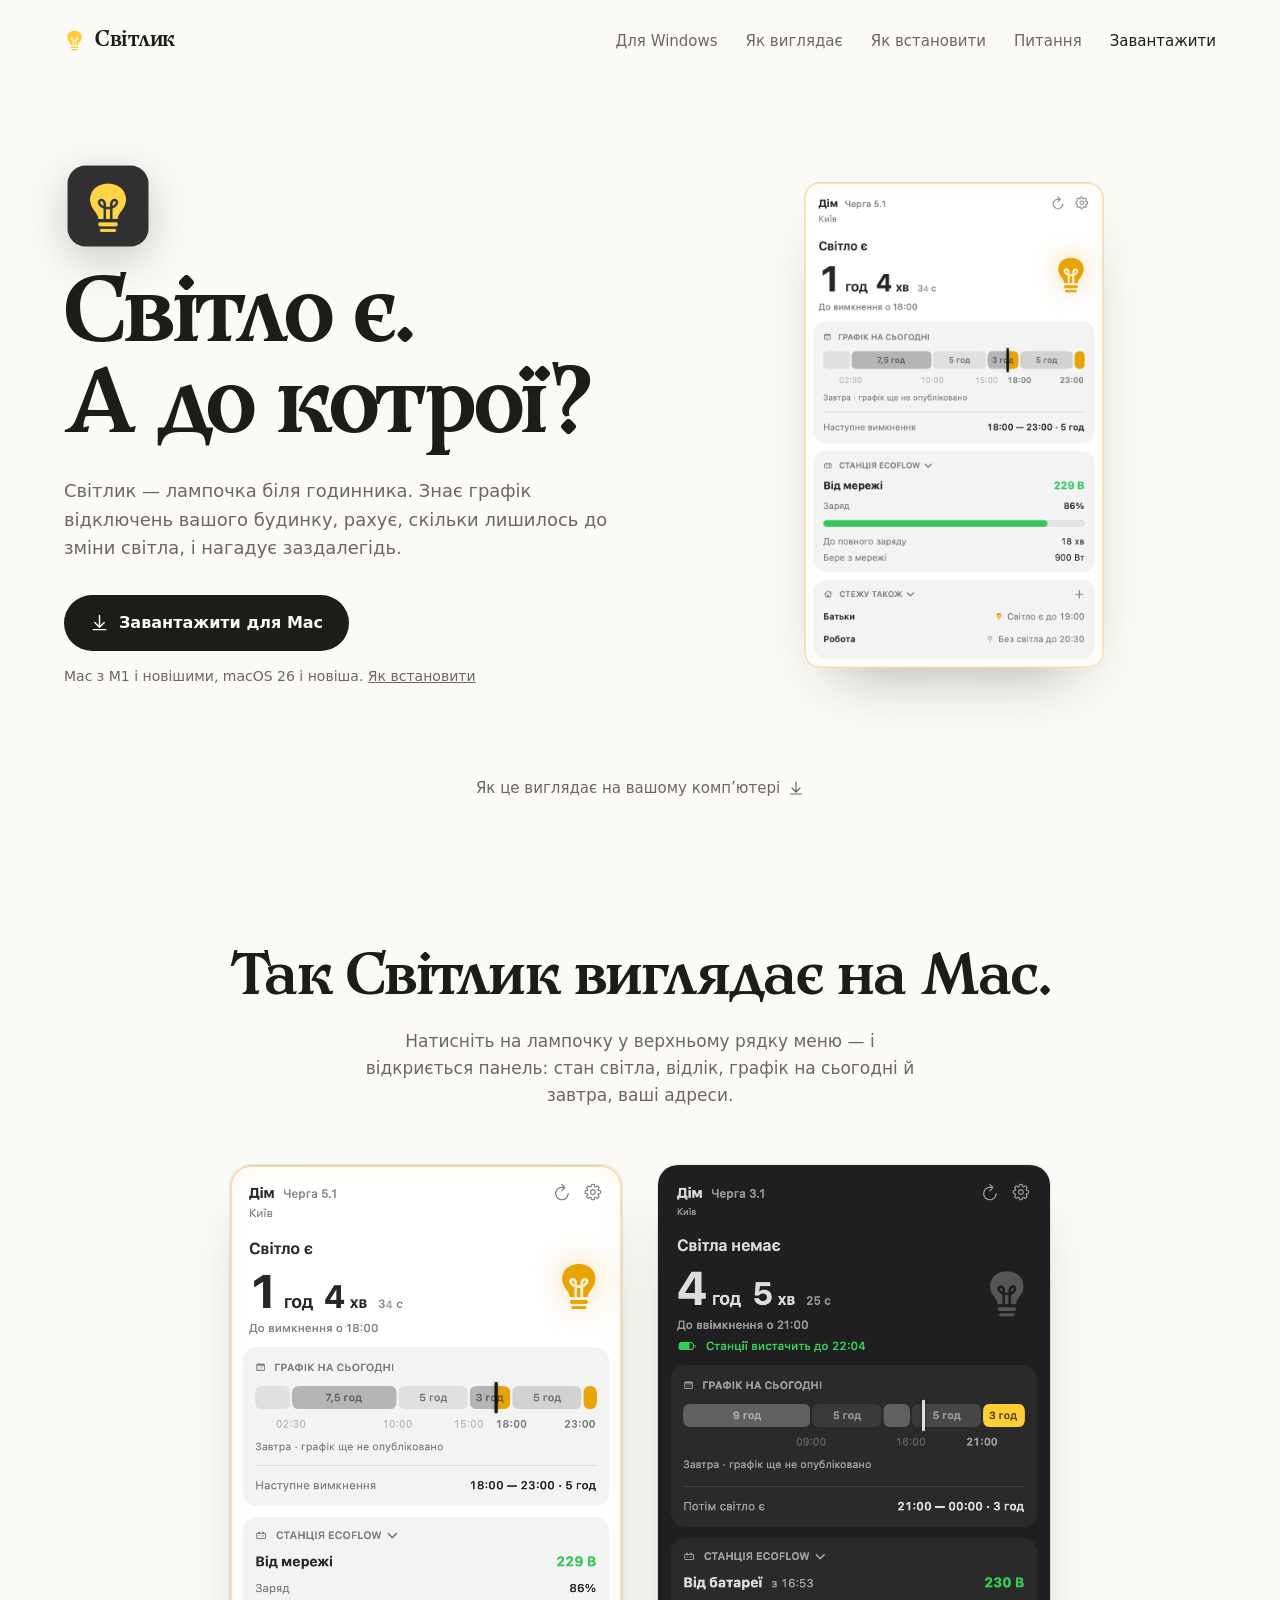
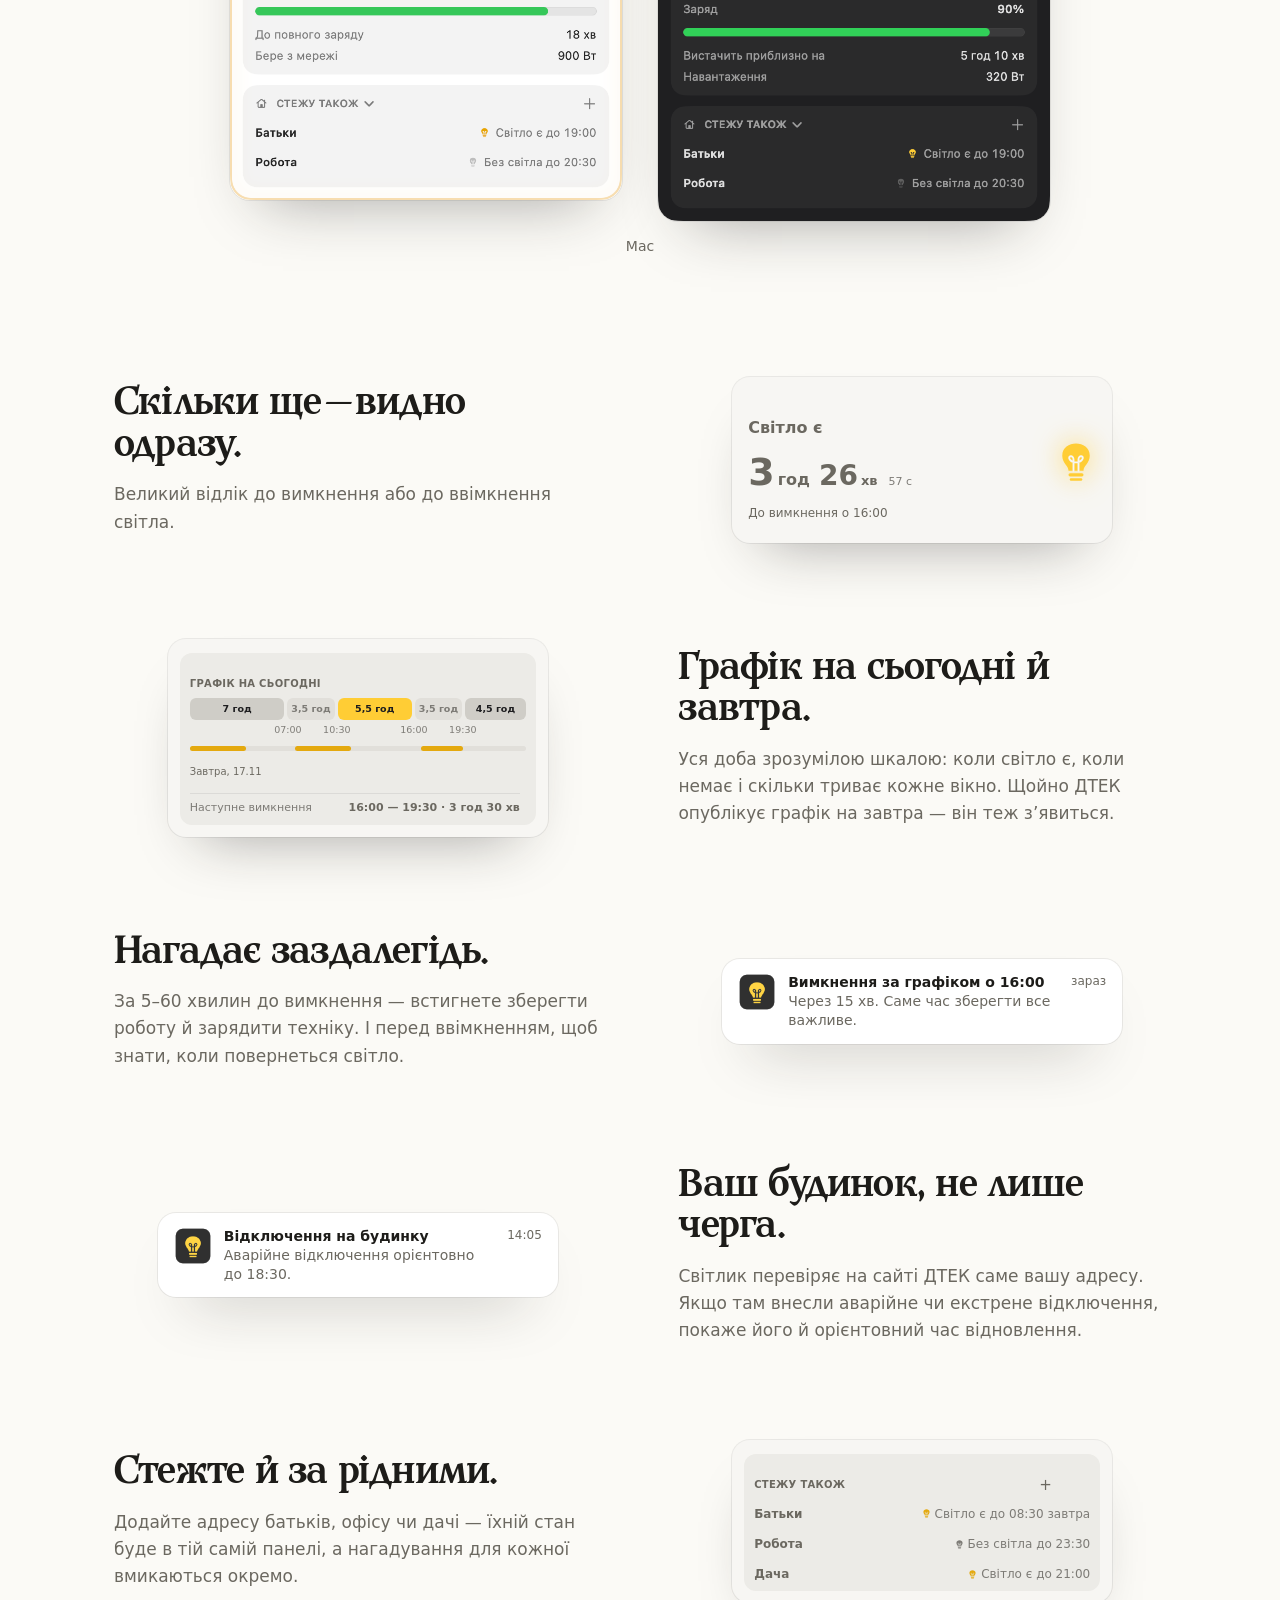
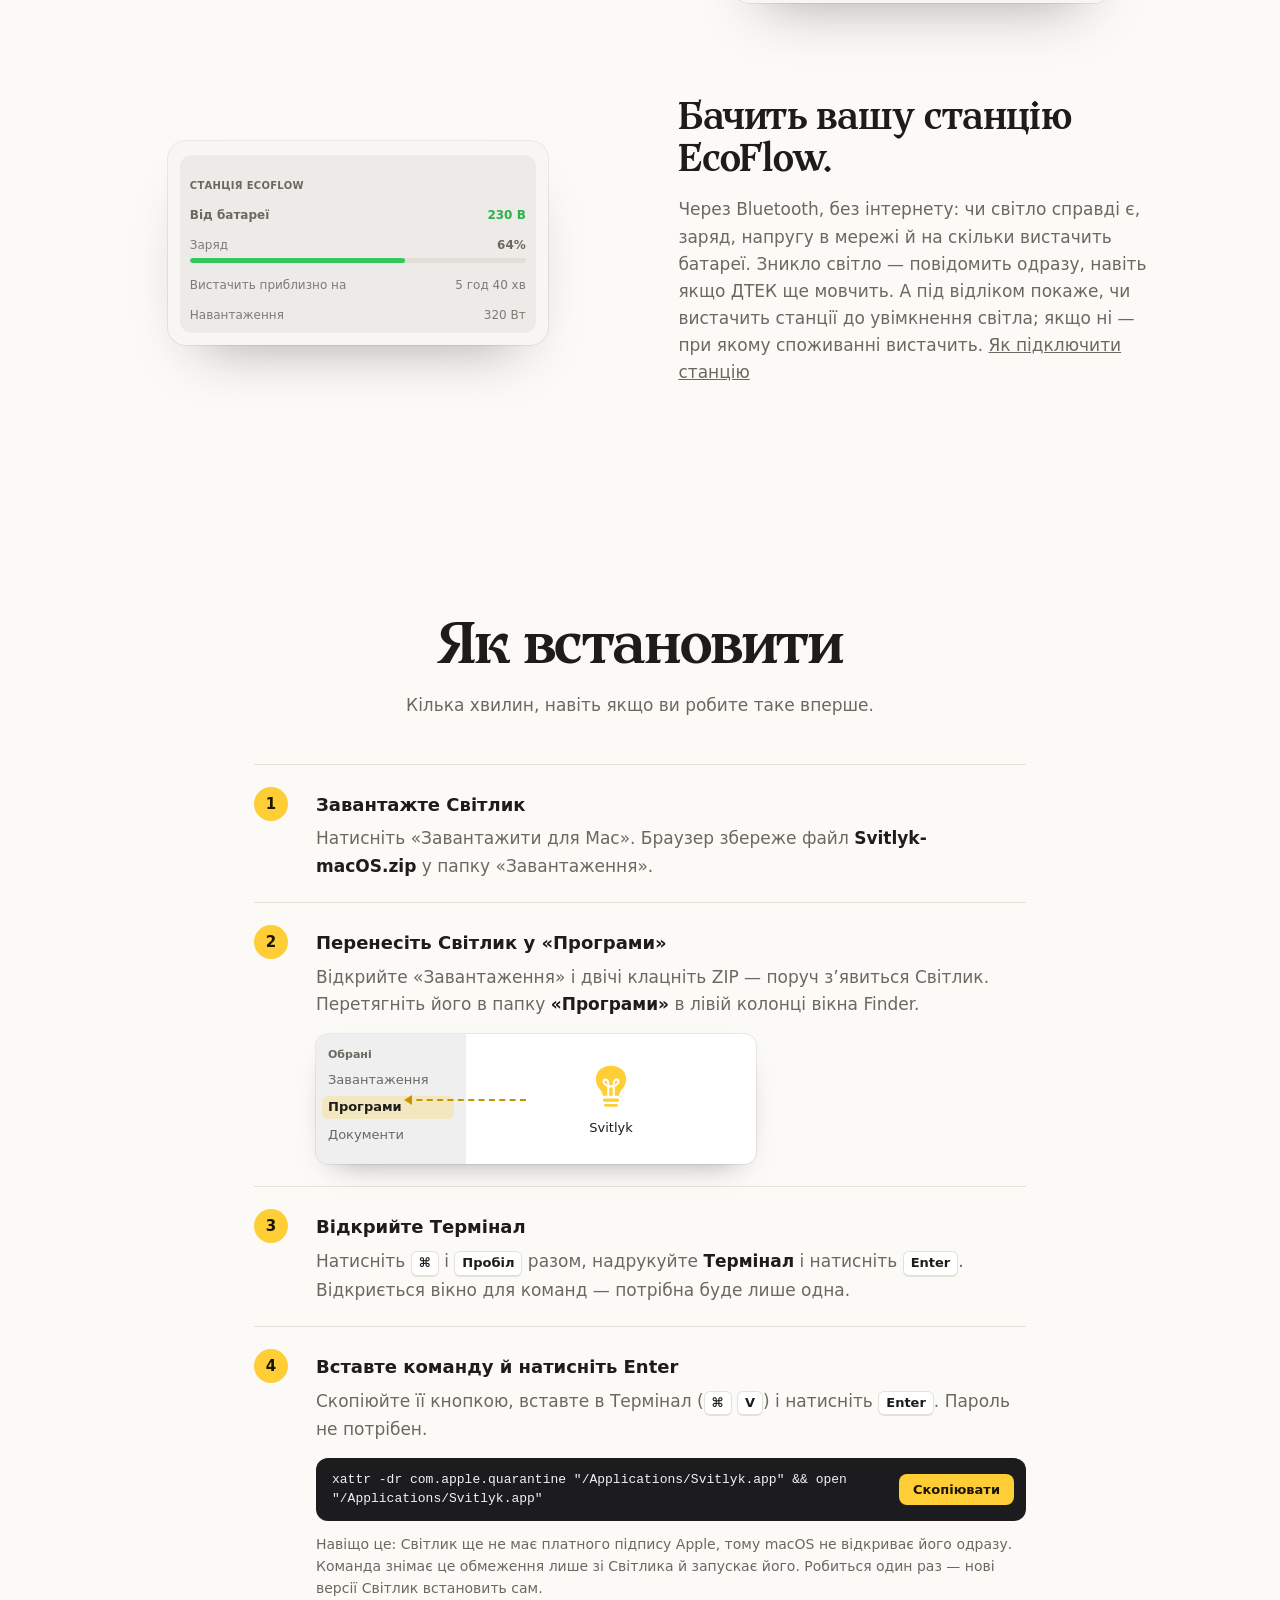
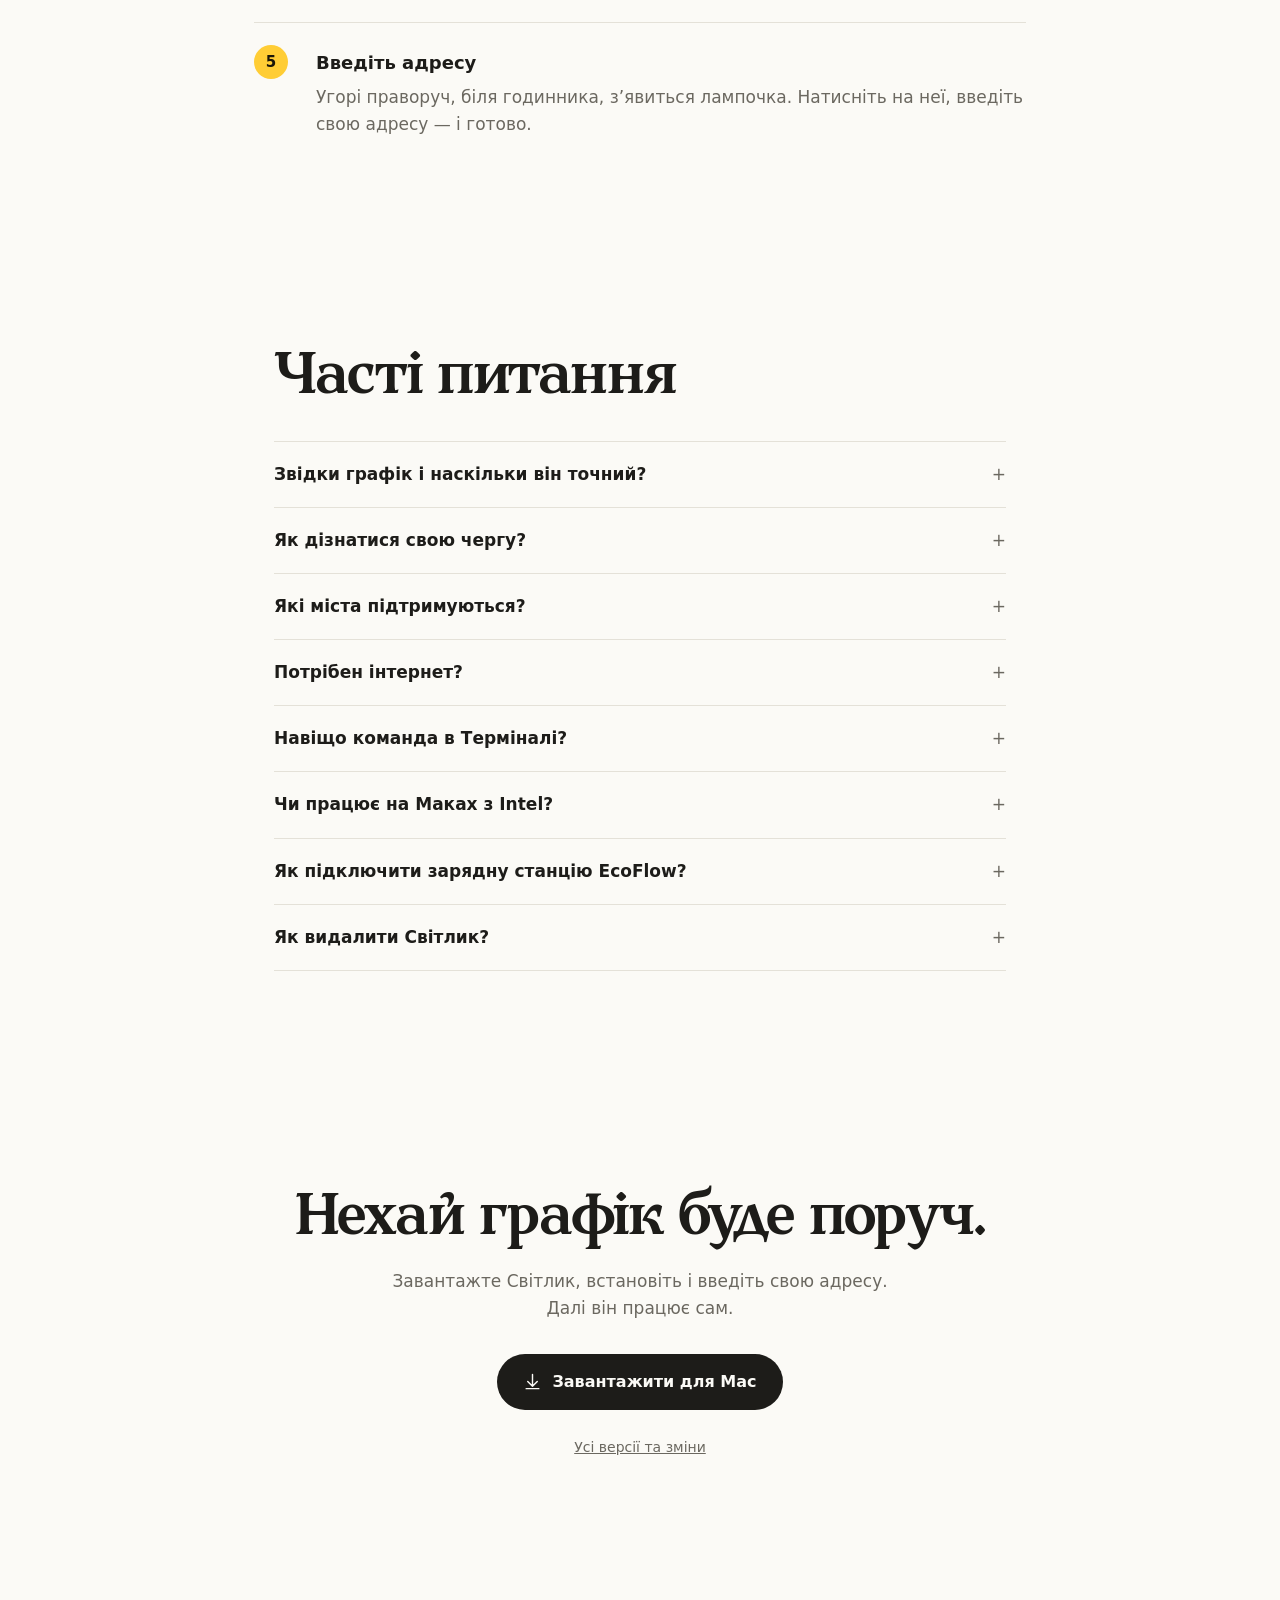
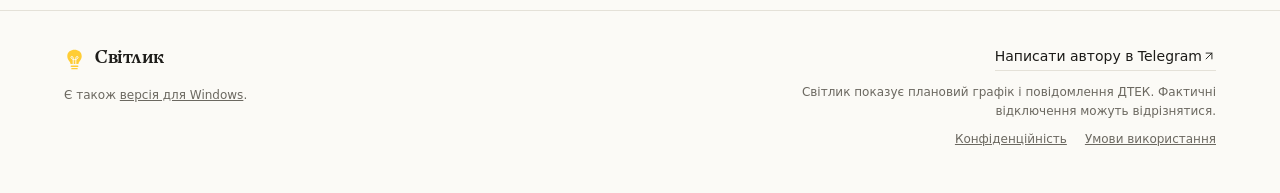
<file: index.html>
<!doctype html>
<html lang="uk">
<head>
  <meta charset="utf-8">
  <meta name="viewport" content="width=device-width, initial-scale=1">
  <meta name="theme-color" content="#fbfaf6" media="(prefers-color-scheme: light)">
  <meta name="theme-color" content="#131315" media="(prefers-color-scheme: dark)">
  <meta name="color-scheme" content="light dark">
  <meta name="description" content="Світлик — лампочка біля годинника на Mac: показує графік відключень вашого будинку, рахує час до зміни світла й нагадує заздалегідь. Київ і Київська область.">
  <meta property="og:title" content="Світлик — світло є. А до котрої?">
  <meta property="og:description" content="Графік відключень, час до зміни світла й нагадування. У рядку меню Mac.">
  <meta property="og:type" content="website">
  <meta property="og:url" content="https://denk0-ua.github.io/Svitlyk-Mac/">
  <meta property="og:image" content="https://denk0-ua.github.io/Svitlyk-Mac/assets/mac-light.png">
  <meta property="og:image:alt" content="Світлик у світлій і темній темі">
  <link rel="canonical" href="https://denk0-ua.github.io/Svitlyk-Mac/">
  <title>Світлик для Mac — світло є. А до котрої?</title>
  <link rel="icon" href="assets/bulb.svg" type="image/svg+xml">
  <link rel="preload" href="assets/fonts/Zakon-Bold.ttf" as="font" type="font/ttf" crossorigin>
  <link rel="stylesheet" href="site.css?v=3">
  <script>
    // The visitor's system decides what the page shows, before anything is drawn.
    (function () {
      var platform = (navigator.userAgentData && navigator.userAgentData.platform) || navigator.platform || '';
      var agent = navigator.userAgent || '';
      var os = 'other';
      if (/iPhone|iPad|iPod|Android/i.test(agent) || (navigator.maxTouchPoints > 1 && /Mac/i.test(platform))) os = 'other';
      else if (/Mac/i.test(platform) || /Mac OS X/i.test(agent)) os = 'mac';
      else if (/Win/i.test(platform) || /Windows/i.test(agent)) os = 'win';
      // The Mac page always shows the Mac; a Windows visitor also gets a pointer to the Windows page.
      document.documentElement.dataset.visitor = os;
      document.documentElement.dataset.os = os === 'other' ? 'other' : 'mac';
    })();
  </script>
  <script async src="https://www.googletagmanager.com/gtag/js?id=G-LN29BEMHQQ"></script>
  <script>
    window.dataLayer = window.dataLayer || [];
    function gtag(){dataLayer.push(arguments);}
    gtag('js', new Date());
    gtag('config', 'G-LN29BEMHQQ');
  </script>
  <script src="site.js?v=3" defer></script>
</head>
<body>
  <svg class="symbols" aria-hidden="true"><defs>
    <symbol id="bulb" viewBox="0 0 32 32"><path d="M10 23C10 19 5 17 5 11C5-2 27-2 27 11C27 17 22 19 22 23Z" fill="currentColor"/><rect x="10" y="25" width="12" height="2.5" rx="1.25" fill="currentColor"/><rect x="11" y="29" width="10" height="2" rx="1" fill="currentColor"/><path d="M14 23V14C14 10 9 11 11 14C13 17 19 17 21 14C23 11 18 10 18 14V23" fill="none" stroke="var(--filament,#000)" stroke-width="1.5" stroke-linecap="round"/></symbol>
    <symbol id="arrow" viewBox="0 0 24 24"><path d="M12 3v15m-6-6 6 6 6-6M4 21h16" fill="none" stroke="currentColor" stroke-width="1.8" stroke-linecap="round" stroke-linejoin="round"/></symbol>
    <symbol id="icon-external" viewBox="0 0 24 24" fill="none" stroke="currentColor" stroke-width="1.6" stroke-linecap="round" stroke-linejoin="round"><path d="M7 17 17 7M7 7h10v10"/></symbol>
    <symbol id="icon-swap" viewBox="0 0 24 24" fill="none" stroke="currentColor" stroke-width="1.6" stroke-linecap="round" stroke-linejoin="round"><path d="M4 8h16m-4-4 4 4-4 4M20 16H4m4-4-4 4 4 4"/></symbol>
    <symbol id="icon-check" viewBox="0 0 24 24" fill="none" stroke="currentColor" stroke-width="1.6" stroke-linecap="round" stroke-linejoin="round"><path d="m5 12 4 4L19 6"/></symbol>
    <symbol id="icon-refresh" viewBox="0 0 24 24" fill="none" stroke="currentColor" stroke-width="1.6" stroke-linecap="round" stroke-linejoin="round"><path d="M20 5v6h-6M4 19v-6h6M5.8 8a7 7 0 0 1 11.6-3L20 8M4 16l2.6 3A7 7 0 0 0 18.2 16"/></symbol>
    <symbol id="icon-sliders" viewBox="0 0 24 24" fill="none" stroke="currentColor" stroke-width="1.6" stroke-linecap="round" stroke-linejoin="round"><path d="M3 7h18M3 17h18"/><circle cx="9" cy="7" r="3" fill="var(--app)"/><circle cx="16" cy="17" r="3" fill="var(--app)"/></symbol>
    <symbol id="app-refresh" viewBox="0 0 24 24" fill="none" stroke="currentColor" stroke-width="1.6" stroke-linecap="round" stroke-linejoin="round"><path d="M5.07 8A8 8 0 0 1 19.73 9.93M20 3v7h-7M18.93 16A8 8 0 0 1 4.27 14.07M4 21v-7h7"/></symbol>
  </defs></svg>
  <a class="skip" href="#main">Перейти до змісту</a>

  <p class="other-os is-win">У вас Windows? <a href="https://denk0-ua.github.io/Svitlyk/" data-analytics="navigation_click" data-location="banner" data-target="windows">Світлик для Windows — тут</a></p>
  <main id="main">
    <section class="hero" data-section="hero" aria-labelledby="hero-title">
      <header class="header">
        <a class="brand" href="#" data-analytics="navigation_click" data-location="header" data-target="top" aria-label="Світлик — на початок"><svg aria-hidden="true"><use href="#bulb"/></svg><span>Світлик</span></a>
        <nav aria-label="Основна навігація">
          <a class="nav-other" href="https://denk0-ua.github.io/Svitlyk/" data-analytics="navigation_click" data-location="header" data-target="windows">Для Windows</a>
          <a href="#app" data-analytics="navigation_click" data-location="header" data-target="app">Як виглядає</a>
          <a href="#install" data-analytics="navigation_click" data-location="header" data-target="install">Як встановити</a>
          <a href="#faq" data-analytics="navigation_click" data-location="header" data-target="faq">Питання</a>
          <a class="nav-download" href="#download" data-analytics="navigation_click" data-location="header" data-target="download">Завантажити</a>
        </nav>
      </header>

      <div class="hero-grid">
        <div class="hero-copy">
          <img class="app-icon-img" src="assets/app-icon.png" width="88" height="88" alt="">
          <h1 id="hero-title">Світло є.<br><span class="nowrap">А до котрої?</span></h1>
          <p class="lead">Світлик — лампочка біля годинника<span class="only-mac only-pc"> у рядку меню Mac</span>. Знає графік відключень вашого будинку, рахує, скільки лишилось до зміни світла, і нагадує заздалегідь.</p>
          <div class="get" data-get="hero">
            <a class="download only-mac" data-platform="mac" data-analytics="download_click" data-location="hero" data-file="Svitlyk-macOS.zip" href="https://github.com/DenK0-UA/Svitlyk-Mac/releases/latest/download/Svitlyk-macOS.zip"><svg aria-hidden="true"><use href="#arrow"/></svg><span>Завантажити для Mac</span></a>
          </div>
          <p class="get-note only-mac">Mac з M1 і новішими, macOS 26 і новіша. <a href="#install" data-analytics="navigation_click" data-location="hero" data-target="install">Як встановити</a></p>
        </div>

        <div class="mac-demo only-mac only-pc" data-light="on">
          <div class="mac-screen" id="mac-screen">
            <div class="menubar">
              <span class="mb-left" aria-hidden="true"><svg viewBox="0 0 14 17" class="apple"><path d="M11.6 9c0-2 1.6-2.9 1.7-3a3.7 3.7 0 0 0-2.9-1.6c-1.2-.1-2.4.7-3 .7s-1.6-.7-2.6-.7A3.9 3.9 0 0 0 1.5 6.4c-1.4 2.4-.4 6 1 8 .7 1 1.5 2 2.5 2s1.4-.6 2.6-.6 1.5.6 2.6.6 1.7-1 2.4-2a8 8 0 0 0 1.1-2.2A3.4 3.4 0 0 1 11.6 9ZM9.6 3A3.4 3.4 0 0 0 10.4.5 3.5 3.5 0 0 0 8.1 1.7 3.2 3.2 0 0 0 7.3 4.1 2.9 2.9 0 0 0 9.6 3Z" fill="currentColor"/></svg><b>Finder</b><span>Файл</span><span>Правка</span><span>Вигляд</span></span>
              <span class="mb-right">
                <button class="mb-bulb" id="mac-bulb" type="button" aria-expanded="true" aria-controls="mac-panel" aria-label="Сховати приклад Світлика"><svg aria-hidden="true"><use href="#bulb"/></svg></button>
                <svg class="mb-icon" viewBox="0 0 16 12" aria-hidden="true"><path d="M1 4a10 10 0 0 1 14 0M3.5 6.5a6.4 6.4 0 0 1 9 0M6 9a2.8 2.8 0 0 1 4 0" fill="none" stroke="currentColor" stroke-width="1.5" stroke-linecap="round"/></svg>
                <svg class="mb-icon" viewBox="0 0 26 12" aria-hidden="true"><rect x=".75" y=".75" width="21.5" height="10.5" rx="3" fill="none" stroke="currentColor" stroke-width="1.2" opacity=".6"/><rect x="2.5" y="2.5" width="15" height="7" rx="1.6" fill="currentColor"/><path d="M24 4.2v3.6" stroke="currentColor" stroke-width="1.6" stroke-linecap="round" opacity=".6"/></svg>
                <time id="mac-clock" aria-hidden="true">Пн 16 лист. 12:33</time>
              </span>
            </div>
            <div class="mac-panel" id="mac-panel" role="region" aria-label="Інтерактивний приклад Світлика на Mac">
              <div class="mp-head">
                <div><p><b>Основна адреса</b> <span>Черга 4.2</span></p><p class="mp-address">Київ, вул. Хрещатик, 22</p></div>
                <span class="mp-icons" aria-hidden="true"><svg><use href="#app-refresh"/></svg><svg viewBox="0 0 24 24"><circle cx="12" cy="12" r="3.2" fill="none" stroke="currentColor" stroke-width="1.6"/><path d="M12 2.8v2.4M12 18.8v2.4M2.8 12h2.4M18.8 12h2.4M5.5 5.5l1.7 1.7M16.8 16.8l1.7 1.7M5.5 18.5l1.7-1.7M16.8 7.2l1.7-1.7" stroke="currentColor" stroke-width="1.6" stroke-linecap="round"/></svg></span>
              </div>
              <div class="mp-hero">
                <div>
                  <p class="mp-title" data-mac="title">Світло є</p>
                  <p class="mp-count"><b data-mac="h">3</b><span>год</span><b data-mac="m">27</b><span class="mp-min">хв</span><small data-mac="s">00 с</small></p>
                  <p class="mp-caption" data-mac="caption">До вимкнення о 16:00</p>
                  <p class="mp-battery" data-mac="battery"><svg viewBox="0 0 20 10" aria-hidden="true"><rect x=".75" y=".75" width="16" height="8.5" rx="2.5" fill="none" stroke="currentColor" stroke-width="1.5"/><rect x="3" y="3" width="10" height="4" rx="1" fill="currentColor"/><path d="M18.5 3.5v3" stroke="currentColor" stroke-width="1.5" stroke-linecap="round"/></svg><span>Станції вистачить до 22:30</span></p>
                </div>
                <svg class="mp-bulb" aria-hidden="true"><use href="#bulb"/></svg>
              </div>
              <div class="mp-card">
                <p class="mp-card-title"><svg viewBox="0 0 12 12" aria-hidden="true"><rect x="1" y="2" width="10" height="9" rx="1.5" fill="none" stroke="currentColor"/><path d="M1 4.5h10M3.5 1v2M8.5 1v2" stroke="currentColor"/></svg>Графік на сьогодні</p>
                <div class="mp-pills" data-mac="pills"></div>
                <div class="mp-times" aria-hidden="true"><span style="left:29.2%">07:00</span><span style="left:43.75%">10:30</span><span style="left:66.7%">16:00</span><span style="left:81.25%">19:30</span></div>
                <div class="mp-tomorrow"><i class="on" style="left:0;width:16.7%"></i><i class="off" style="left:16.7%;width:14.6%"></i><i class="on" style="left:31.3%;width:16.6%"></i><i class="off" style="left:47.9%;width:20.9%"></i><i class="on" style="left:68.8%;width:12.5%"></i><i class="off" style="left:81.3%;width:18.7%"></i></div>
                <p class="mp-small">Завтра, 17.11</p>
                <p class="mp-next"><span data-mac="next-label">Наступне вимкнення</span><b data-mac="next">16:00 — 19:30 · 3 год 30 хв</b></p>
              </div>
              <div class="mp-card mp-station">
                <p class="mp-card-title"><svg viewBox="0 0 14 12" aria-hidden="true"><rect x="1" y="3" width="12" height="8" rx="1.5" fill="none" stroke="currentColor"/><path d="M4 3V1.5M10 3V1.5M4.5 7h2M8 7h2M9 6v2" stroke="currentColor"/></svg>Станція EcoFlow</p>
                <p class="mp-row"><b data-mac="source">Від мережі</b><b class="mp-volt" data-mac="volt">229 В</b></p>
                <p class="mp-row"><span>Заряд</span><b data-mac="soc">86%</b></p>
                <div class="mp-charge"><i data-mac="soc-bar"></i></div>
                <p class="mp-row"><span data-mac="row1">До повного заряду</span><span data-mac="row1v">18 хв</span></p>
                <p class="mp-row"><span data-mac="row2">Бере з мережі</span><span data-mac="row2v">900 Вт</span></p>
              </div>
              <div class="mp-card">
                <p class="mp-card-title mp-watch-title"><svg viewBox="0 0 12 12" aria-hidden="true"><path d="M1.5 5.5 6 1.5l4.5 4V11h-9Z" fill="none" stroke="currentColor"/></svg>Стежу також<span class="mp-plus" aria-hidden="true">+</span></p>
                <p class="mp-watch"><b>Батьки</b><span><svg><use href="#bulb"/></svg>Світло є до 08:30 завтра</span></p>
                <p class="mp-watch"><b>Робота</b><span class="is-off"><svg><use href="#bulb"/></svg>Без світла до 23:30</span></p>
              </div>
            </div>
          </div>
          <div class="demo-controls"><span class="micro">Натисніть на лампочку</span><button type="button" id="mac-switch" aria-pressed="false"><span class="button-label">Показати без світла</span><svg class="icon" aria-hidden="true"><use href="#icon-swap"/></svg></button></div>
          <p class="demo-note">Це приклад. Свій графік побачите в застосунку, коли введете адресу.</p>
        </div>
        <div class="phone-shots only-phone"><img src="assets/mac-light.png" width="744" height="1204" alt="Світлик на Mac: світло є, відлік і графік." loading="lazy"></div>
      </div>

      <a class="next" href="#app" data-analytics="navigation_click" data-location="hero" data-target="app">Як це виглядає на вашому комп’ютері <svg aria-hidden="true"><use href="#arrow"/></svg></a>
    </section>

    <section class="app" id="app" data-section="app" aria-labelledby="app-title">
      <h2 id="app-title">Так Світлик виглядає на Mac.</h2>
      <p class="app-lead">Натисніть на лампочку у верхньому рядку меню — і відкриється панель: стан світла, відлік, графік на сьогодні й завтра, ваші адреси.</p>
      <div class="shots">
        <figure class="shot shot-mac only-mac">
          <div class="mac-pair">
            <img src="assets/mac-light.png" width="744" height="1204" alt="Світлик на Mac у світлій темі: світло є, станція заряджається." loading="lazy">
            <img src="assets/mac-dark.png" width="744" height="1244" alt="Світлик на Mac у темній темі: світла немає, станції вистачить до 22:04, а світло дадуть о 21:00." loading="lazy">
          </div>
          <figcaption class="only-phone">Mac</figcaption>
        </figure>
      </div>

      <div class="rows">
        <div class="row">
          <div class="row-text"><h3>Скільки ще — видно одразу.</h3><p>Великий відлік до вимкнення або до ввімкнення світла.</p></div>
          <div class="row-art mac-demo" aria-hidden="true"><div class="mac-panel art-panel"><div class="mp-hero"><div><p class="mp-title">Світло є</p><p class="mp-count"><b>3</b><span>год</span><b>26</b><span class="mp-min">хв</span><small>57 с</small></p><p class="mp-caption">До вимкнення о 16:00</p></div><svg class="mp-bulb"><use href="#bulb"/></svg></div></div></div>
        </div>
        <div class="row">
          <div class="row-text"><h3>Графік на сьогодні й завтра.</h3><p>Уся доба зрозумілою шкалою: коли світло є, коли немає і скільки триває кожне вікно. Щойно ДТЕК опублікує графік на завтра — він теж з’явиться.</p></div>
          <div class="row-art mac-demo" aria-hidden="true"><div class="mac-panel art-panel"><div class="mp-card" style="margin:0"><p class="mp-card-title">Графік на сьогодні</p><div class="mp-pills"><i class="on" style="--d:7">7 год</i><i class="off" style="--d:3.5">3,5 год</i><i class="on is-now" style="--d:5.5">5,5 год</i><i class="off" style="--d:3.5">3,5 год</i><i class="on" style="--d:4.5">4,5 год</i></div><div class="mp-times"><span style="left:29.2%">07:00</span><span style="left:43.75%">10:30</span><span style="left:66.7%">16:00</span><span style="left:81.25%">19:30</span></div><div class="mp-tomorrow"><i class="on" style="left:0;width:16.7%"></i><i class="on" style="left:31.3%;width:16.6%"></i><i class="on" style="left:68.8%;width:12.5%"></i></div><p class="mp-small">Завтра, 17.11</p><p class="mp-next"><span>Наступне вимкнення</span><b>16:00 — 19:30 · 3 год 30 хв</b></p></div></div></div>
        </div>
        <div class="row">
          <div class="row-text"><h3>Нагадає заздалегідь.</h3><p>За 5–60 хвилин до вимкнення — встигнете зберегти роботу й зарядити техніку. І перед ввімкненням, щоб знати, коли повернеться світло.</p></div>
          <div class="row-art" aria-hidden="true"><div class="toast-art"><img src="assets/app-icon.png" alt="" width="38" height="38"><div><b>Вимкнення за графіком о 16:00</b><span>Через 15 хв. Саме час зберегти все важливе.</span></div><time>зараз</time></div></div>
        </div>
        <div class="row">
          <div class="row-text"><h3>Ваш будинок, не лише черга.</h3><p>Світлик перевіряє на сайті ДТЕК саме вашу адресу. Якщо там внесли аварійне чи екстрене відключення, покаже його й орієнтовний час відновлення.</p></div>
          <div class="row-art" aria-hidden="true"><div class="toast-art"><img src="assets/app-icon.png" alt="" width="38" height="38"><div><b>Відключення на будинку</b><span>Аварійне відключення орієнтовно до 18:30.</span></div><time>14:05</time></div></div>
        </div>
        <div class="row">
          <div class="row-text"><h3>Стежте й за рідними.</h3><p>Додайте адресу батьків, офісу чи дачі — їхній стан буде в тій самій панелі, а нагадування для кожної вмикаються окремо.</p></div>
          <div class="row-art mac-demo" aria-hidden="true"><div class="mac-panel art-panel"><div class="mp-card" style="margin:0"><p class="mp-card-title mp-watch-title">Стежу також<span class="mp-plus">+</span></p><p class="mp-watch"><b>Батьки</b><span><svg><use href="#bulb"/></svg>Світло є до 08:30 завтра</span></p><p class="mp-watch"><b>Робота</b><span class="is-off"><svg><use href="#bulb"/></svg>Без світла до 23:30</span></p><p class="mp-watch"><b>Дача</b><span><svg><use href="#bulb"/></svg>Світло є до 21:00</span></p></div></div></div>
        </div>
        <div class="row only-mac">
          <div class="row-text"><h3>Бачить вашу станцію EcoFlow.</h3><p>Через Bluetooth, без інтернету: чи світло справді є, заряд, напругу в мережі й на скільки вистачить батареї. Зникло світло — повідомить одразу, навіть якщо ДТЕК ще мовчить. А під відліком покаже, чи вистачить станції до увімкнення світла; якщо ні — при якому споживанні вистачить. <a href="#station-help" data-analytics="navigation_click" data-location="features" data-target="station-help">Як підключити станцію</a></p></div>
          <div class="row-art mac-demo" aria-hidden="true"><div class="mac-panel art-panel"><div class="mp-card mp-station" style="margin:0"><p class="mp-card-title">Станція EcoFlow</p><p class="mp-row"><b>Від батареї</b><b class="mp-volt">230 В</b></p><p class="mp-row"><span>Заряд</span><b>64%</b></p><div class="mp-charge"><i style="width:64%"></i></div><p class="mp-row"><span>Вистачить приблизно на</span><span>5 год 40 хв</span></p><p class="mp-row"><span>Навантаження</span><span>320 Вт</span></p></div></div></div>
        </div>
      </div>
    </section>

    <section class="install" id="install" data-section="install" aria-labelledby="install-title">
      <h2 id="install-title">Як встановити</h2>
      <p class="install-lead">Кілька хвилин, навіть якщо ви робите таке вперше.</p>

      <div class="steps only-mac">
        
        <ol>
          <li><div><h4>Завантажте Світлик</h4><p>Натисніть «Завантажити для Mac». Браузер збереже файл <b>Svitlyk-macOS.zip</b> у папку «Завантаження».</p></div></li>
          <li><div><h4>Перенесіть Світлик у «Програми»</h4><p>Відкрийте «Завантаження» і двічі клацніть ZIP — поруч з’явиться Світлик. Перетягніть його в папку <b>«Програми»</b> в лівій колонці вікна Finder.</p></div>
            <figure class="art art-finder" aria-hidden="true"><div class="finder-side"><span>Обрані</span><span>Завантаження</span><span class="is-target">Програми</span><span>Документи</span></div><div class="finder-main"><svg class="app-icon"><use href="#bulb"/></svg><span>Svitlyk</span><i class="drag"></i></div></figure></li>
          <li><div><h4>Відкрийте Термінал</h4><p>Натисніть <kbd>⌘</kbd> і <kbd>Пробіл</kbd> разом, надрукуйте <b>Термінал</b> і натисніть <kbd>Enter</kbd>. Відкриється вікно для команд — потрібна буде лише одна.</p></div></li>
          <li><div><h4>Вставте команду й натисніть Enter</h4><p>Скопіюйте її кнопкою, вставте в Термінал (<kbd>⌘</kbd> <kbd>V</kbd>) і натисніть <kbd>Enter</kbd>. Пароль не потрібен.</p>
            <div class="command"><code id="mac-command">xattr -dr com.apple.quarantine "/Applications/Svitlyk.app" &amp;&amp; open "/Applications/Svitlyk.app"</code><button type="button" class="copy" data-copy="#mac-command">Скопіювати</button></div>
            <p class="why">Навіщо це: Світлик ще не має платного підпису Apple, тому macOS не відкриває його одразу. Команда знімає це обмеження лише зі Світлика й запускає його. Робиться один раз — нові версії Світлик встановить сам.</p></div></li>
          <li><div><h4>Введіть адресу</h4><p>Угорі праворуч, біля годинника, з’явиться лампочка. Натисніть на неї, введіть свою адресу — і готово.</p></div></li>
        </ol>
      </div>

    </section>

    <section class="faq" id="faq" data-section="faq" aria-labelledby="faq-title">
      <h2 id="faq-title">Часті питання</h2>
      <div class="faq-list">
        <details data-question="source"><summary>Звідки графік і наскільки він точний?</summary><p>Із відкритих даних ДТЕК. Щойно опублікують графік на завтра, Світлик покаже і його. Ще він перевіряє на сайті ДТЕК саме ваш будинок: якщо там внесли аварійне відключення, покаже його й орієнтовний час відновлення. Насправді світло часто вмикають на кілька хвилин пізніше, ніж за графіком.</p></details>
        <details data-question="queue"><summary>Як дізнатися свою чергу?</summary><p>У Світлику просто введіть адресу — чергу він знайде сам.</p></details>
        <details data-question="regions"><summary>Які міста підтримуються?</summary><p>Поки Київ і Київська область. Інші області з’являться згодом.</p></details>
        <details data-question="internet"><summary>Потрібен інтернет?</summary><p>Щоб оновлювати графік — так. Якщо мережа зникла, Світлик покаже останній відомий графік і чесно позначить, станом на котру він годину.</p></details>
        <details class="only-mac" data-question="mac-install"><summary>Навіщо команда в Терміналі?</summary><p>Світлик ще не має платного підпису Apple, тому macOS спершу не дає його відкрити. Одна команда знімає це обмеження лише зі Світлика — <a href="#install" data-analytics="navigation_click" data-location="faq" data-target="install">ось покроково</a>. Це треба зробити один раз: нові версії Світлик встановить сам.</p></details>
        <details class="only-mac" data-question="mac-intel"><summary>Чи працює на Маках з Intel?</summary><p>Поки ні: потрібен Mac з M1 або новішим процесором і macOS 26 чи новіша.</p></details>
        <details id="station-help" data-question="station"><summary>Як підключити зарядну станцію EcoFlow?</summary>
          <p>Світлик під’єднується до станції напряму через Bluetooth — інтернет для цього не потрібен. Перевірено на EcoFlow Delta 2 Max.</p>
          <ol>
            <li>Увімкніть станцію й тримайте Mac поруч, у межах кількох метрів.</li>
            <li>Відкрийте <b>Налаштування Світлика → Станція</b> і натисніть <b>«Знайти станцію»</b>. macOS спитає дозвіл на Bluetooth — дозвольте.</li>
            <li>Виберіть свою станцію в списку.</li>
            <li>Введіть email і пароль від застосунку EcoFlow і натисніть <b>«Під’єднати»</b>. Пароль потрібен лише раз, щоб станція впізнала ваш акаунт: він іде тільки в EcoFlow, Світлик його не зберігає.</li>
            <li>Готово: у панелі з’явиться блок «Станція EcoFlow». Сповіщення про світло й заряд налаштовуються в <b>Налаштування → Сповіщення</b>.</li>
          </ol>
          <p>Якщо вашої станції немає в списку або Світлик пише «Поки не підтримується» — <a href="https://t.me/DenK0_UA">напишіть нам</a>, додамо.</p>
        </details>
        <details data-question="remove"><summary>Як видалити Світлик?</summary><p>Вимкніть автозапуск у налаштуваннях Світлика, вийдіть із нього й видаліть Світлик із «Програм». Налаштування лежать у папці <code>~/Library/Application Support/Svitlyk</code> — її теж можна видалити.</p></details>
      </div>
    </section>

    <section class="final" id="download" data-section="download" aria-labelledby="download-title">
      <h2 id="download-title">Нехай графік буде поруч.</h2>
      <p>Завантажте Світлик, встановіть і введіть свою адресу. Далі він працює сам.</p>
      <div class="get" data-get="download">
        <a class="download only-mac" data-platform="mac" data-analytics="download_click" data-location="download" data-file="Svitlyk-macOS.zip" href="https://github.com/DenK0-UA/Svitlyk-Mac/releases/latest/download/Svitlyk-macOS.zip"><svg aria-hidden="true"><use href="#arrow"/></svg><span>Завантажити для Mac</span></a>
      </div>
      <p class="hint" hidden data-hint="mac">Далі: перетягніть Світлик у «Програми» й виконайте одну команду — <a href="#install" data-analytics="navigation_click" data-location="download" data-target="install">ось як</a>.</p>
      <a class="versions" href="https://github.com/DenK0-UA/Svitlyk-Mac/releases" data-analytics="releases_click" data-location="download">Усі версії та зміни</a>
    </section>
  </main>

  <footer class="footer">
    <div><a class="brand" href="#" data-analytics="navigation_click" data-location="footer" data-target="top"><svg aria-hidden="true"><use href="#bulb"/></svg><span>Світлик</span></a><p>Є також <a href="https://denk0-ua.github.io/Svitlyk/" data-analytics="navigation_click" data-location="footer" data-target="windows">версія для Windows</a>.</p></div>
    <div class="footer-right">
      <a data-analytics="contact_click" data-location="footer" href="https://t.me/DenK0_UA" target="_blank" rel="noopener">Написати автору в Telegram <svg class="icon" aria-hidden="true"><use href="#icon-external"/></svg></a>
      <small>Світлик показує плановий графік і повідомлення ДТЕК. Фактичні відключення можуть відрізнятися.</small>
      <p class="legal"><a href="privacy.html">Конфіденційність</a> <a href="terms.html">Умови використання</a></p>
    </div>
  </footer>
</body>
</html>
</file>
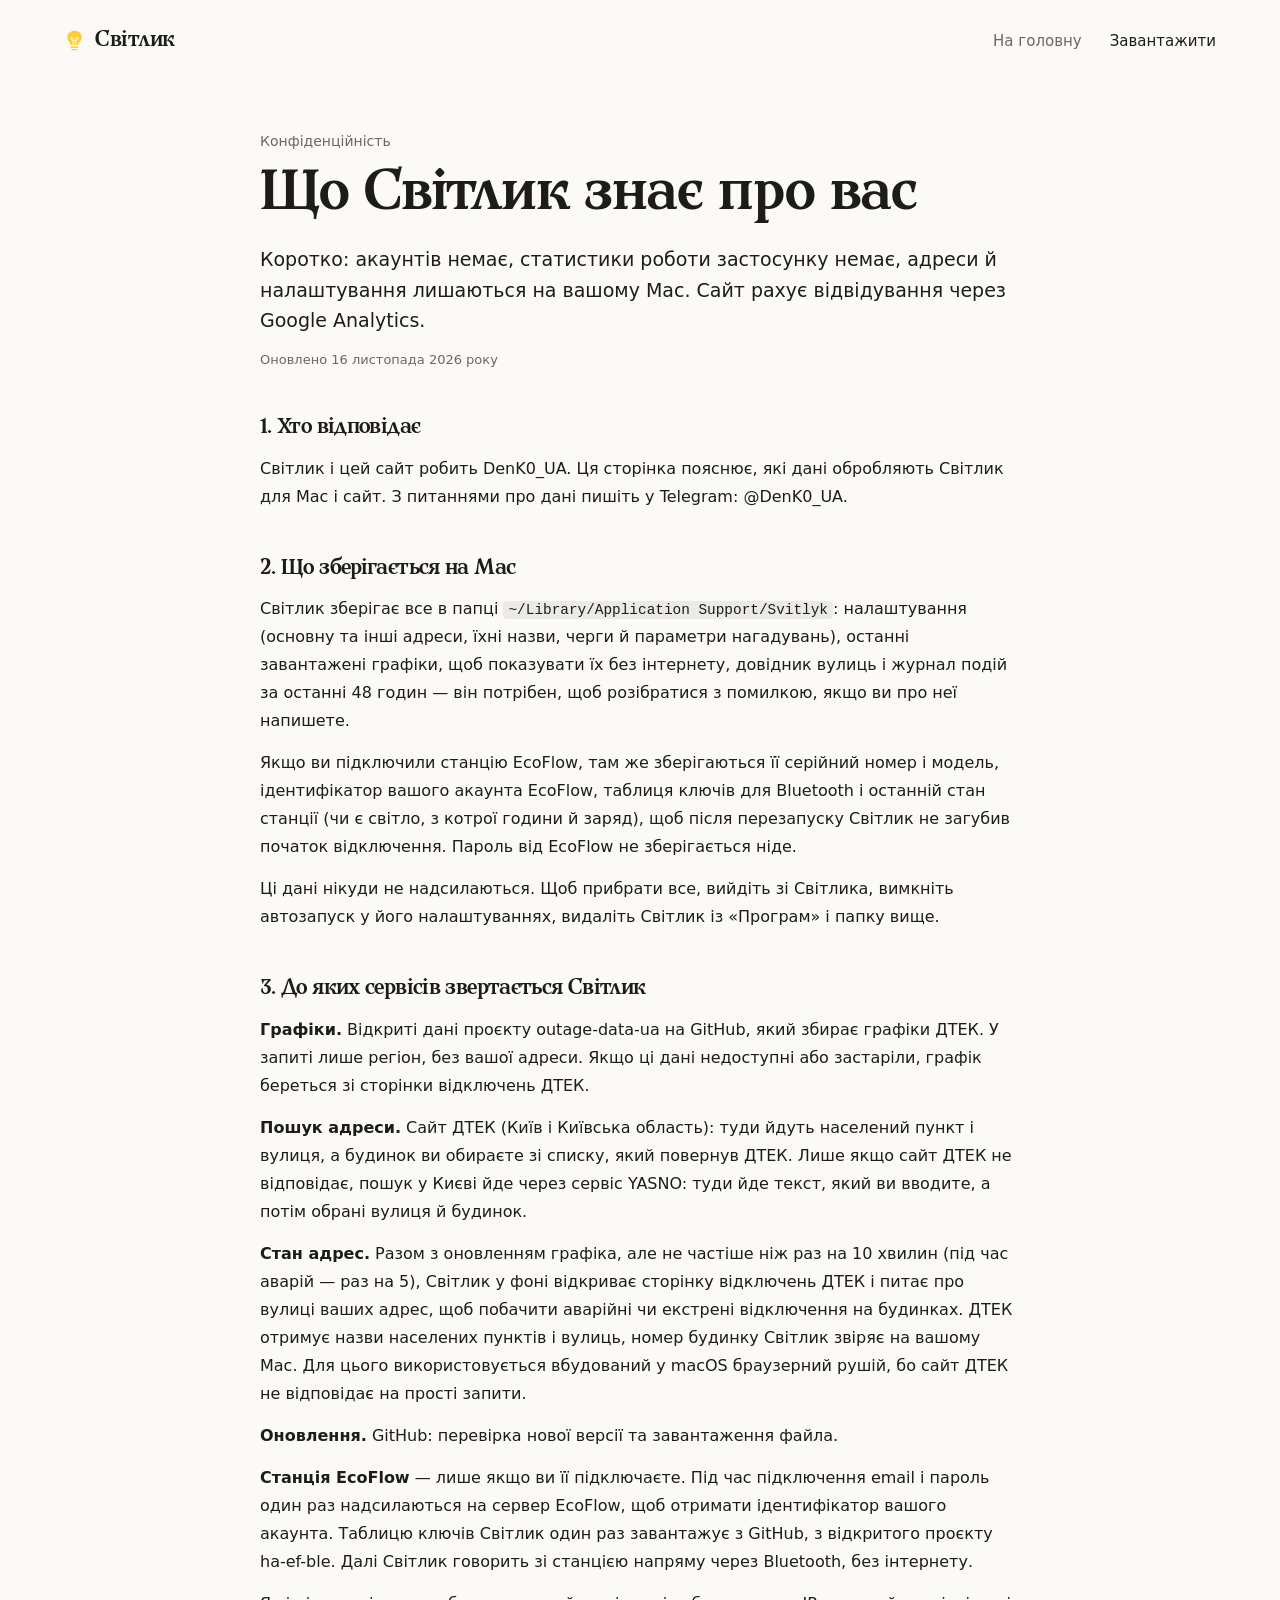
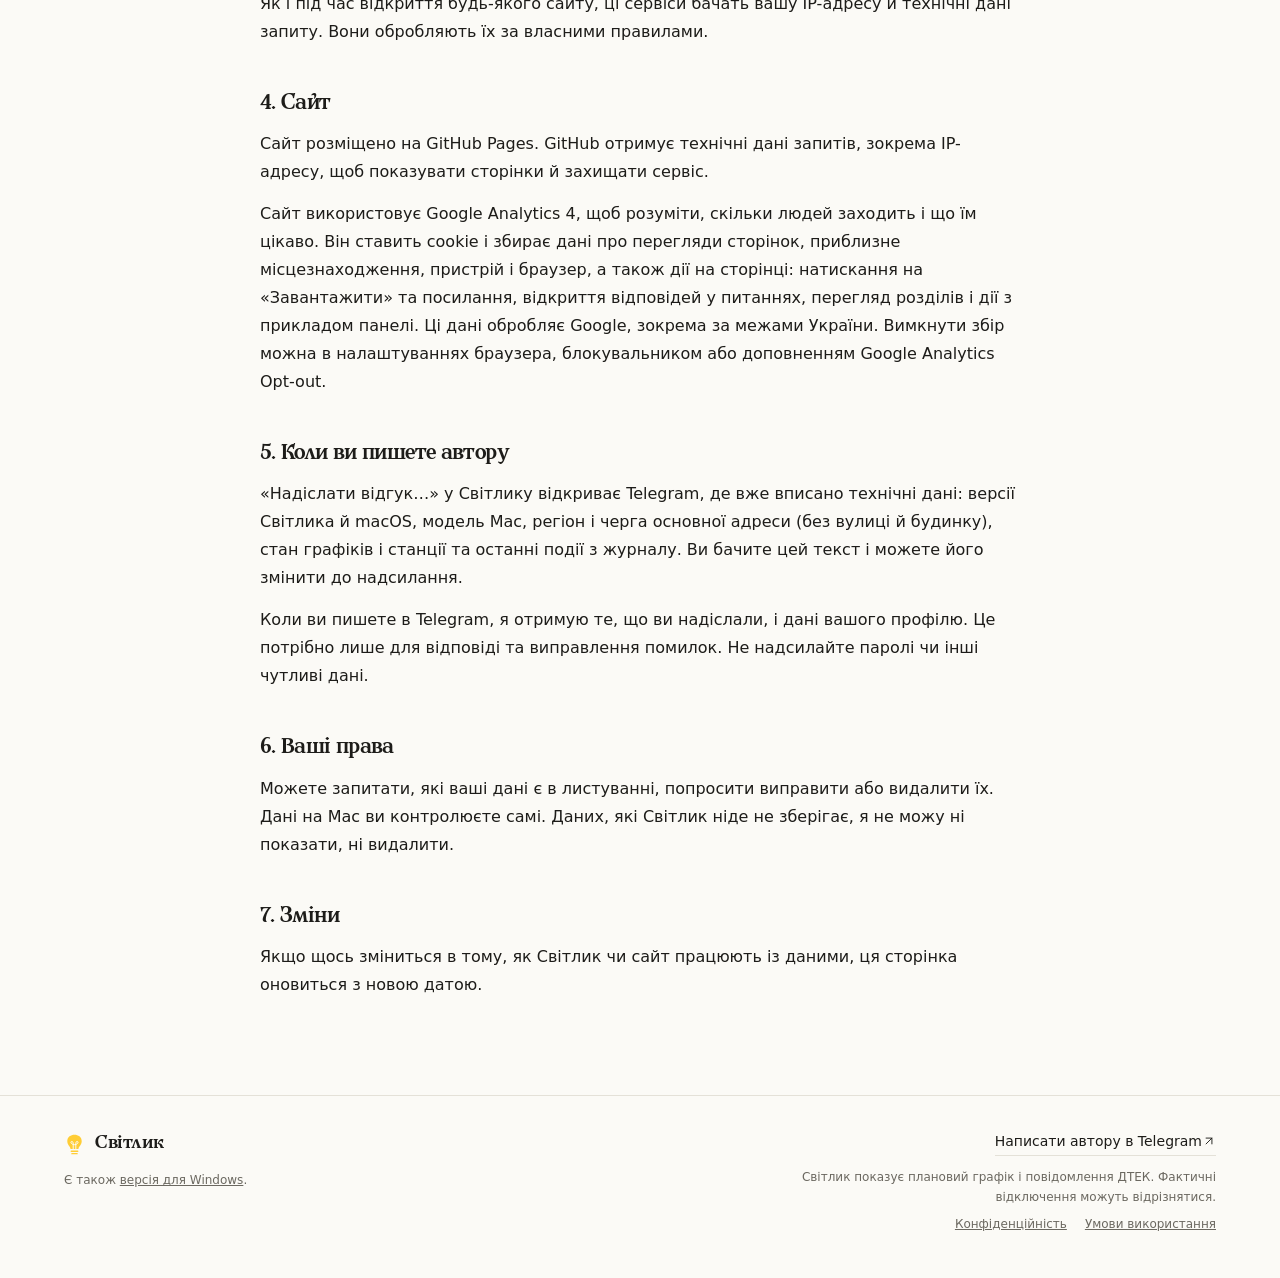
<file: privacy.html>
<!doctype html>
<html lang="uk">
<head>
  <meta charset="utf-8">
  <meta name="viewport" content="width=device-width, initial-scale=1">
  <meta name="theme-color" content="#fbfaf6" media="(prefers-color-scheme: light)">
  <meta name="theme-color" content="#131315" media="(prefers-color-scheme: dark)">
  <meta name="color-scheme" content="light dark">
  <meta name="description" content="Які дані обробляють Світлик для Mac і його сайт.">
  <link rel="canonical" href="https://denk0-ua.github.io/Svitlyk-Mac/privacy.html">
  <title>Конфіденційність — Світлик для Mac</title>
  <link rel="icon" href="assets/bulb.svg" type="image/svg+xml">
  <link rel="stylesheet" href="site.css?v=1">
  <script async src="https://www.googletagmanager.com/gtag/js?id=G-LN29BEMHQQ"></script>
  <script>
    window.dataLayer = window.dataLayer || [];
    function gtag(){dataLayer.push(arguments);}
    gtag('js', new Date());
    gtag('config', 'G-LN29BEMHQQ');
  </script>
</head>
<body>
  <svg class="symbols" aria-hidden="true"><defs><symbol id="bulb" viewBox="0 0 32 32"><path d="M10 23C10 19 5 17 5 11C5-2 27-2 27 11C27 17 22 19 22 23Z" fill="currentColor"/><rect x="10" y="25" width="12" height="2.5" rx="1.25" fill="currentColor"/><rect x="11" y="29" width="10" height="2" rx="1" fill="currentColor"/><path d="M14 23V14C14 10 9 11 11 14C13 17 19 17 21 14C23 11 18 10 18 14V23" fill="none" stroke="var(--filament,#000)" stroke-width="1.5" stroke-linecap="round"/></symbol><symbol id="icon-external" viewBox="0 0 24 24" fill="none" stroke="currentColor" stroke-width="1.6" stroke-linecap="round" stroke-linejoin="round"><path d="M7 17 17 7M7 7h10v10"/></symbol></defs></svg>
  <a class="skip" href="#main">Перейти до змісту</a>
  <div class="legal-top">
    <header class="header">
      <a class="brand" href="./" aria-label="Світлик — на головну"><svg aria-hidden="true"><use href="#bulb"/></svg><span>Світлик</span></a>
      <nav aria-label="Основна навігація"><a class="nav-other" href="./">На головну</a><a class="nav-download" href="https://github.com/DenK0-UA/Svitlyk-Mac/releases/latest/download/Svitlyk-macOS.zip">Завантажити</a></nav>
    </header>
  </div>
  <main id="main" class="legal-page">
    <p class="legal-label">Конфіденційність</p>
    <h1>Що Світлик знає про&nbsp;вас</h1>
    <p class="legal-lead">Коротко: акаунтів немає, статистики роботи застосунку немає, адреси й налаштування лишаються на вашому Mac. Сайт рахує відвідування через Google Analytics.</p>
    <p class="legal-date">Оновлено 16 листопада 2026 року</p>
    <h2>1. Хто відповідає</h2>
    <p>Світлик і цей сайт робить DenK0_UA. Ця сторінка пояснює, які дані обробляють Світлик для Mac і сайт. З питаннями про дані пишіть у Telegram: @DenK0_UA.</p>

    <h2>2. Що зберігається на Mac</h2>
    <p>Світлик зберігає все в папці <code>~/Library/Application Support/Svitlyk</code>: налаштування (основну та інші адреси, їхні назви, черги й параметри нагадувань), останні завантажені графіки, щоб показувати їх без інтернету, довідник вулиць і журнал подій за останні 48 годин — він потрібен, щоб розібратися з помилкою, якщо ви про неї напишете.</p>
    <p>Якщо ви підключили станцію EcoFlow, там же зберігаються її серійний номер і модель, ідентифікатор вашого акаунта EcoFlow, таблиця ключів для Bluetooth і останній стан станції (чи є світло, з котрої години й заряд), щоб після перезапуску Світлик не загубив початок відключення. Пароль від EcoFlow не зберігається ніде.</p>
    <p>Ці дані нікуди не надсилаються. Щоб прибрати все, вийдіть зі Світлика, вимкніть автозапуск у його налаштуваннях, видаліть Світлик із «Програм» і папку вище.</p>

    <h2>3. До яких сервісів звертається Світлик</h2>
    <p><strong>Графіки.</strong> Відкриті дані проєкту outage-data-ua на GitHub, який збирає графіки ДТЕК. У запиті лише регіон, без вашої адреси. Якщо ці дані недоступні або застаріли, графік береться зі сторінки відключень ДТЕК.</p>
    <p><strong>Пошук адреси.</strong> Сайт ДТЕК (Київ і Київська область): туди йдуть населений пункт і вулиця, а будинок ви обираєте зі списку, який повернув ДТЕК. Лише якщо сайт ДТЕК не відповідає, пошук у Києві йде через сервіс YASNO: туди йде текст, який ви вводите, а потім обрані вулиця й будинок.</p>
    <p><strong>Стан адрес.</strong> Разом з оновленням графіка, але не частіше ніж раз на 10 хвилин (під час аварій — раз на 5), Світлик у фоні відкриває сторінку відключень ДТЕК і питає про вулиці ваших адрес, щоб побачити аварійні чи екстрені відключення на будинках. ДТЕК отримує назви населених пунктів і вулиць, номер будинку Світлик звіряє на вашому Mac. Для цього використовується вбудований у macOS браузерний рушій, бо сайт ДТЕК не відповідає на прості запити.</p>
    <p><strong>Оновлення.</strong> GitHub: перевірка нової версії та завантаження файла.</p>
    <p><strong>Станція EcoFlow</strong> — лише якщо ви її підключаєте. Під час підключення email і пароль один раз надсилаються на сервер EcoFlow, щоб отримати ідентифікатор вашого акаунта. Таблицю ключів Світлик один раз завантажує з GitHub, з відкритого проєкту ha-ef-ble. Далі Світлик говорить зі станцією напряму через Bluetooth, без інтернету.</p>
    <p>Як і під час відкриття будь-якого сайту, ці сервіси бачать вашу IP-адресу й технічні дані запиту. Вони обробляють їх за власними правилами.</p>

    <h2>4. Сайт</h2>
    <p>Сайт розміщено на GitHub Pages. GitHub отримує технічні дані запитів, зокрема IP-адресу, щоб показувати сторінки й захищати сервіс.</p>
    <p>Сайт використовує Google Analytics 4, щоб розуміти, скільки людей заходить і що їм цікаво. Він ставить cookie і збирає дані про перегляди сторінок, приблизне місцезнаходження, пристрій і браузер, а також дії на сторінці: натискання на «Завантажити» та посилання, відкриття відповідей у питаннях, перегляд розділів і дії з прикладом панелі. Ці дані обробляє Google, зокрема за межами України. Вимкнути збір можна в налаштуваннях браузера, блокувальником або доповненням Google Analytics Opt-out.</p>

    <h2>5. Коли ви пишете автору</h2>
    <p>«Надіслати відгук…» у Світлику відкриває Telegram, де вже вписано технічні дані: версії Світлика й macOS, модель Mac, регіон і черга основної адреси (без вулиці й будинку), стан графіків і станції та останні події з журналу. Ви бачите цей текст і можете його змінити до надсилання.</p>
    <p>Коли ви пишете в Telegram, я отримую те, що ви надіслали, і дані вашого профілю. Це потрібно лише для відповіді та виправлення помилок. Не надсилайте паролі чи інші чутливі дані.</p>

    <h2>6. Ваші права</h2>
    <p>Можете запитати, які ваші дані є в листуванні, попросити виправити або видалити їх. Дані на Mac ви контролюєте самі. Даних, які Світлик ніде не зберігає, я не можу ні показати, ні видалити.</p>

    <h2>7. Зміни</h2>
    <p>Якщо щось зміниться в тому, як Світлик чи сайт працюють із даними, ця сторінка оновиться з новою датою.</p>
  </main>
  <footer class="footer">
    <div><a class="brand" href="./"><svg aria-hidden="true"><use href="#bulb"/></svg><span>Світлик</span></a><p>Є також <a href="https://denk0-ua.github.io/Svitlyk/">версія для Windows</a>.</p></div>
    <div class="footer-right">
      <a href="https://t.me/DenK0_UA" target="_blank" rel="noopener">Написати автору в Telegram <svg class="icon" aria-hidden="true"><use href="#icon-external"/></svg></a>
      <small>Світлик показує плановий графік і повідомлення ДТЕК. Фактичні відключення можуть відрізнятися.</small>
      <p class="legal"><a href="privacy.html">Конфіденційність</a> <a href="terms.html">Умови використання</a></p>
    </div>
  </footer>
</body>
</html>
</file>
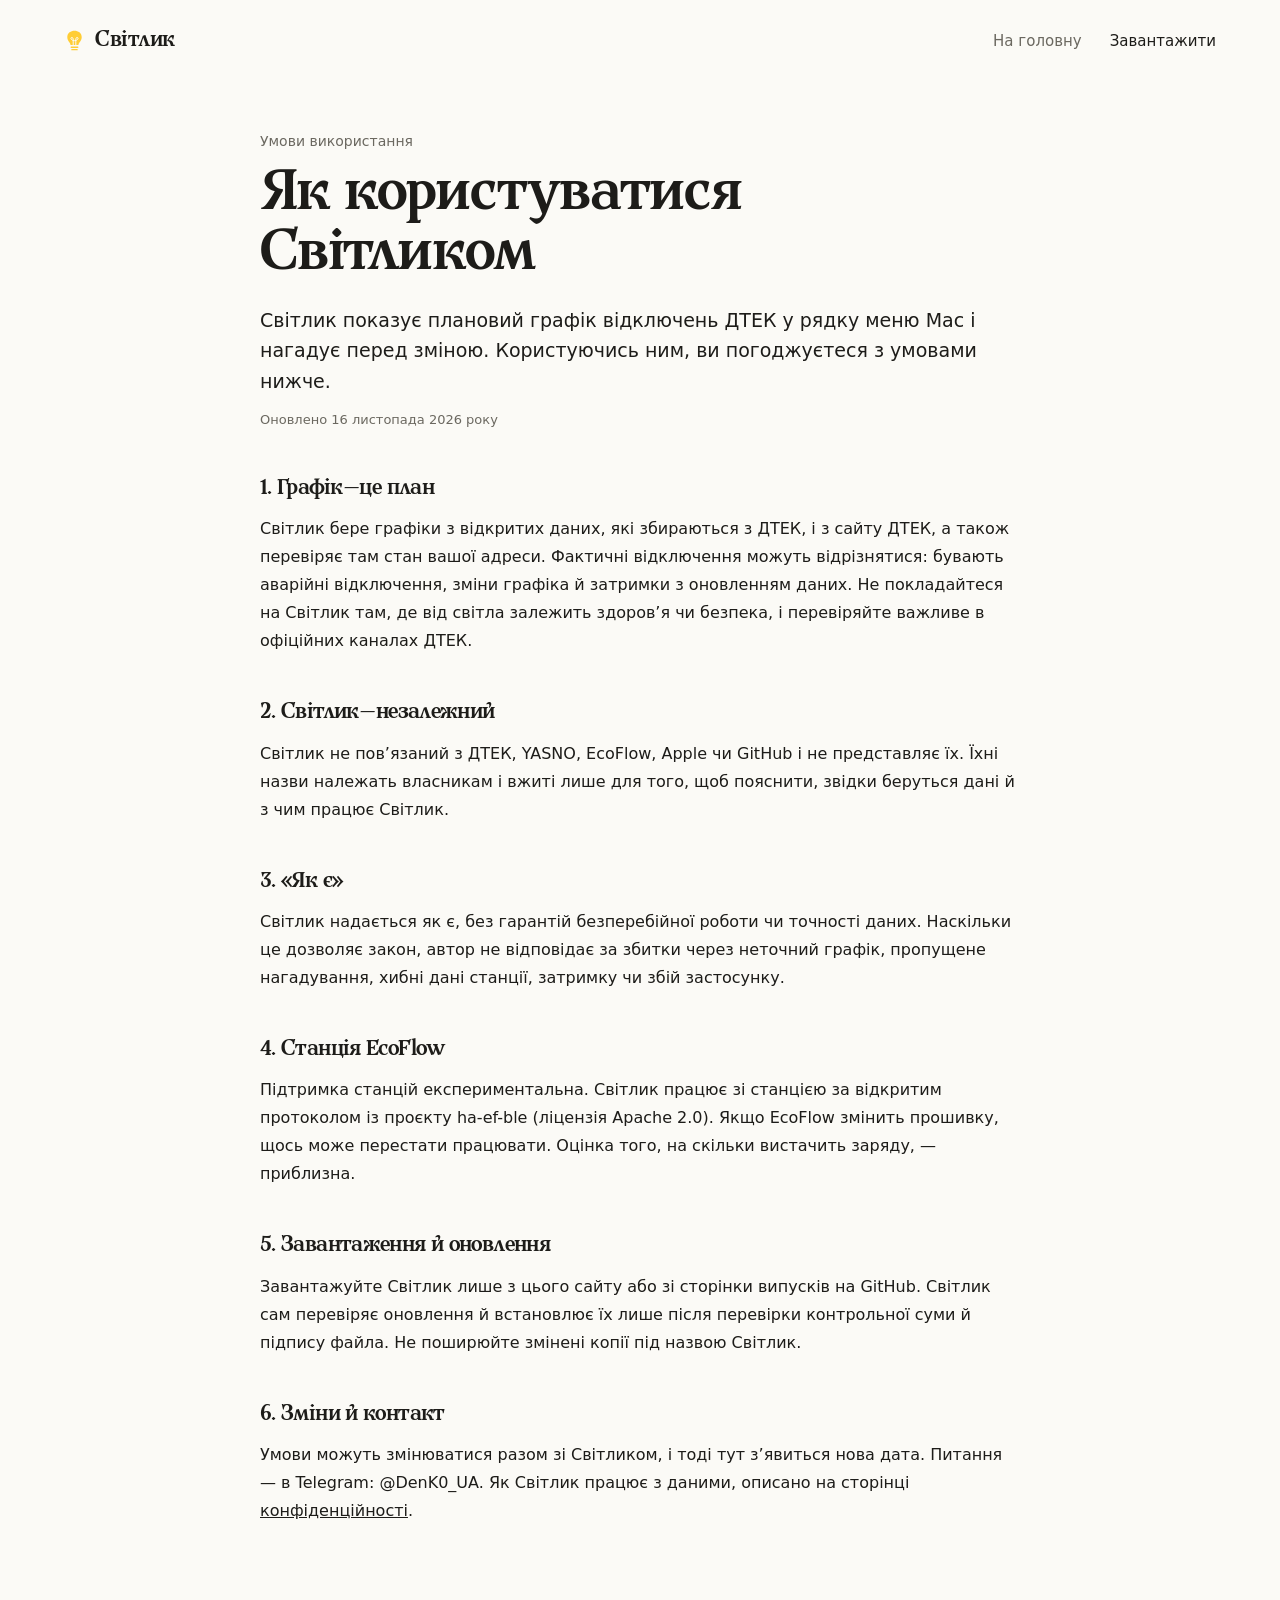
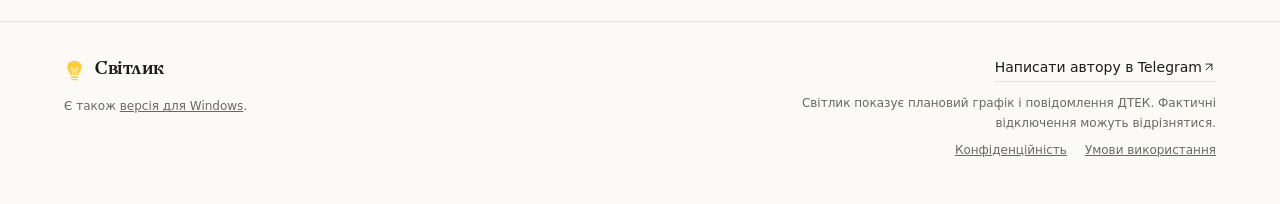
<file: terms.html>
<!doctype html>
<html lang="uk">
<head>
  <meta charset="utf-8">
  <meta name="viewport" content="width=device-width, initial-scale=1">
  <meta name="theme-color" content="#fbfaf6" media="(prefers-color-scheme: light)">
  <meta name="theme-color" content="#131315" media="(prefers-color-scheme: dark)">
  <meta name="color-scheme" content="light dark">
  <meta name="description" content="Умови використання Світлика для Mac.">
  <link rel="canonical" href="https://denk0-ua.github.io/Svitlyk-Mac/terms.html">
  <title>Умови використання — Світлик для Mac</title>
  <link rel="icon" href="assets/bulb.svg" type="image/svg+xml">
  <link rel="stylesheet" href="site.css?v=1">
  <script async src="https://www.googletagmanager.com/gtag/js?id=G-LN29BEMHQQ"></script>
  <script>
    window.dataLayer = window.dataLayer || [];
    function gtag(){dataLayer.push(arguments);}
    gtag('js', new Date());
    gtag('config', 'G-LN29BEMHQQ');
  </script>
</head>
<body>
  <svg class="symbols" aria-hidden="true"><defs><symbol id="bulb" viewBox="0 0 32 32"><path d="M10 23C10 19 5 17 5 11C5-2 27-2 27 11C27 17 22 19 22 23Z" fill="currentColor"/><rect x="10" y="25" width="12" height="2.5" rx="1.25" fill="currentColor"/><rect x="11" y="29" width="10" height="2" rx="1" fill="currentColor"/><path d="M14 23V14C14 10 9 11 11 14C13 17 19 17 21 14C23 11 18 10 18 14V23" fill="none" stroke="var(--filament,#000)" stroke-width="1.5" stroke-linecap="round"/></symbol><symbol id="icon-external" viewBox="0 0 24 24" fill="none" stroke="currentColor" stroke-width="1.6" stroke-linecap="round" stroke-linejoin="round"><path d="M7 17 17 7M7 7h10v10"/></symbol></defs></svg>
  <a class="skip" href="#main">Перейти до змісту</a>
  <div class="legal-top">
    <header class="header">
      <a class="brand" href="./" aria-label="Світлик — на головну"><svg aria-hidden="true"><use href="#bulb"/></svg><span>Світлик</span></a>
      <nav aria-label="Основна навігація"><a class="nav-other" href="./">На головну</a><a class="nav-download" href="https://github.com/DenK0-UA/Svitlyk-Mac/releases/latest/download/Svitlyk-macOS.zip">Завантажити</a></nav>
    </header>
  </div>
  <main id="main" class="legal-page">
    <p class="legal-label">Умови використання</p>
    <h1>Як користуватися Світликом</h1>
    <p class="legal-lead">Світлик показує плановий графік відключень ДТЕК у рядку меню Mac і нагадує перед зміною. Користуючись ним, ви погоджуєтеся з умовами нижче.</p>
    <p class="legal-date">Оновлено 16 листопада 2026 року</p>
    <h2>1. Графік — це план</h2>
    <p>Світлик бере графіки з відкритих даних, які збираються з ДТЕК, і з сайту ДТЕК, а також перевіряє там стан вашої адреси. Фактичні відключення можуть відрізнятися: бувають аварійні відключення, зміни графіка й затримки з оновленням даних. Не покладайтеся на Світлик там, де від світла залежить здоров’я чи безпека, і перевіряйте важливе в офіційних каналах ДТЕК.</p>

    <h2>2. Світлик — незалежний</h2>
    <p>Світлик не пов’язаний з ДТЕК, YASNO, EcoFlow, Apple чи GitHub і не представляє їх. Їхні назви належать власникам і вжиті лише для того, щоб пояснити, звідки беруться дані й з чим працює Світлик.</p>

    <h2>3. «Як є»</h2>
    <p>Світлик надається як є, без гарантій безперебійної роботи чи точності даних. Наскільки це дозволяє закон, автор не відповідає за збитки через неточний графік, пропущене нагадування, хибні дані станції, затримку чи збій застосунку.</p>

    <h2>4. Станція EcoFlow</h2>
    <p>Підтримка станцій експериментальна. Світлик працює зі станцією за відкритим протоколом із проєкту ha-ef-ble (ліцензія Apache 2.0). Якщо EcoFlow змінить прошивку, щось може перестати працювати. Оцінка того, на скільки вистачить заряду, — приблизна.</p>

    <h2>5. Завантаження й оновлення</h2>
    <p>Завантажуйте Світлик лише з цього сайту або зі сторінки випусків на GitHub. Світлик сам перевіряє оновлення й встановлює їх лише після перевірки контрольної суми й підпису файла. Не поширюйте змінені копії під назвою Світлик.</p>

    <h2>6. Зміни й контакт</h2>
    <p>Умови можуть змінюватися разом зі Світликом, і тоді тут з’явиться нова дата. Питання — в Telegram: @DenK0_UA. Як Світлик працює з даними, описано на сторінці <a href="privacy.html">конфіденційності</a>.</p>
  </main>
  <footer class="footer">
    <div><a class="brand" href="./"><svg aria-hidden="true"><use href="#bulb"/></svg><span>Світлик</span></a><p>Є також <a href="https://denk0-ua.github.io/Svitlyk/">версія для Windows</a>.</p></div>
    <div class="footer-right">
      <a href="https://t.me/DenK0_UA" target="_blank" rel="noopener">Написати автору в Telegram <svg class="icon" aria-hidden="true"><use href="#icon-external"/></svg></a>
      <small>Світлик показує плановий графік і повідомлення ДТЕК. Фактичні відключення можуть відрізнятися.</small>
      <p class="legal"><a href="privacy.html">Конфіденційність</a> <a href="terms.html">Умови використання</a></p>
    </div>
  </footer>
</body>
</html>
</file>
<file: site.css>
@font-face{font-family:Zakon;src:url('assets/fonts/Zakon-Regular.ttf') format('truetype');font-weight:400;font-display:swap}
@font-face{font-family:Zakon;src:url('assets/fonts/Zakon-Bold.ttf') format('truetype');font-weight:700;font-display:swap}

/* Light and dark follow the visitor's system, like the app itself */
:root{
  color-scheme:light dark;
  --bg:#fbfaf6;
  --ink:#1d1c19;
  --muted:#6b6860;
  --rule:#e4e1d8;
  --card:#ffffff;
  --card-line:#00000012;
  --cell:#00000010;
  --off:#3b3b40;
  --lamp:#ffcd35;
  --lamp-deep:#c79400;
  --maybe:#f29a3a;
  --button:#1d1c19;
  --button-text:#fbfaf6;
  --shadow:0 30px 60px -32px #1d1c1966;
  --gutter:clamp(20px,5vw,72px);
  --ease:cubic-bezier(.22,1,.36,1);
  --display:Zakon,Georgia,serif;
  --text:-apple-system,BlinkMacSystemFont,"Segoe UI Variable Text","Segoe UI",system-ui,sans-serif;
}
@media (prefers-color-scheme:dark){
  :root{
    --bg:#131315;
    --ink:#f1efe9;
    --muted:#a19e96;
    --rule:#2b2b2f;
    --card:#1c1c1f;
    --card-line:#ffffff14;
    --cell:#ffffff14;
    --off:#55555c;
    --lamp-deep:#ffcd35;
    --button:#ffcd35;
    --button-text:#1a1608;
    --shadow:0 30px 70px -30px #000;
  }
}

/* What each system sees: a Mac gets the Mac, Windows gets Windows, a phone gets both */
html[data-os="mac"] .only-win,html[data-os="mac"] .only-phone,
html[data-os="win"] .only-mac,html[data-os="win"] .only-phone,
html[data-os="other"] .only-pc,html:not([data-os]) .only-phone{display:none!important}

*{box-sizing:border-box}
html{scroll-behavior:smooth}
body{margin:0;background:var(--bg);color:var(--ink);font-family:var(--text);font-size:17px;line-height:1.6;-webkit-font-smoothing:antialiased}
a{color:inherit}
p,h1,h2,figure,dl,dd{margin:0}
svg{display:block}
:focus-visible{outline:2px solid var(--lamp-deep);outline-offset:4px;border-radius:4px}
.symbols{position:absolute;width:0;height:0;overflow:hidden}
.sr{position:absolute;width:1px;height:1px;overflow:hidden;clip-path:inset(50%)}
.skip{position:fixed;z-index:20;left:12px;top:-60px;background:var(--lamp);color:#000;padding:10px 18px;border-radius:8px}
.skip:focus{top:12px}
.nowrap{white-space:nowrap}
code{font-size:.88em;background:var(--cell);padding:1px 5px;border-radius:4px}

/* Header */
.header{display:flex;align-items:center;justify-content:space-between;padding:24px 0}
.brand{display:inline-flex;align-items:center;gap:10px;text-decoration:none;font-family:var(--display);font-weight:700;font-size:21px;letter-spacing:-.3px}
.brand svg{width:21px;height:25px;color:var(--lamp);--filament:var(--bg)}
nav{display:flex;gap:28px;font-size:15px}
nav a{text-decoration:none;color:var(--muted);transition:color .2s}
nav a:hover,nav .nav-download{color:var(--ink)}

/* First screen: what Svitlyk is, how to get it, and an example of it on today's schedule */
.hero{max-width:1280px;margin:0 auto;padding:0 var(--gutter);min-height:92svh;display:flex;flex-direction:column}
.hero-grid{flex:1;display:grid;grid-template-columns:minmax(0,1.05fr) minmax(0,1fr);align-items:center;gap:clamp(32px,6vw,90px);padding:4svh 0}
h1{font-family:var(--display);font-weight:700;font-size:clamp(50px,7.2vw,104px);line-height:.98;letter-spacing:-.035em}
.lead{margin-top:24px;max-width:31em;font-size:clamp(17px,1.4vw,20px);color:var(--muted)}
.get{margin-top:32px;display:flex;flex-wrap:wrap;align-items:center;gap:12px}
.download{display:inline-flex;align-items:center;gap:10px;padding:15px 26px;border-radius:999px;background:var(--button);color:var(--button-text);font-weight:600;font-size:16px;text-decoration:none;transition:transform .25s var(--ease),filter .25s}
.download svg{width:19px;height:19px}
.download:hover{transform:translateY(-2px);filter:brightness(1.08)}
.get-note{margin-top:14px;font-size:14px;color:var(--muted)}
.next{align-self:center;display:inline-flex;align-items:center;gap:8px;margin:8px 0 28px;font-size:15px;color:var(--muted);text-decoration:none}
.next svg{width:16px;height:16px;animation:nudge 2.4s var(--ease) 1.5s 3}
.next:hover{color:var(--ink)}
@keyframes nudge{0%,100%{translate:0 0}50%{translate:0 5px}}

/* The example: the panel's own words on real data */
.sample{background:var(--card);border:1px solid var(--card-line);border-radius:24px;padding:22px 24px 18px;box-shadow:var(--shadow);transition:box-shadow .8s var(--ease)}
.sample[data-state="on"]{box-shadow:var(--shadow),0 0 120px -40px #ffcd3599}
.sample-top{font-size:13px;color:var(--muted)}
.sample-main{display:flex;justify-content:space-between;align-items:center;gap:16px;margin:16px 0 22px}
.sample-state{font-size:clamp(24px,2.4vw,30px);font-weight:700;letter-spacing:-.5px;line-height:1.15}
.sample-until{font-family:var(--display);font-weight:700;font-size:clamp(40px,4.6vw,62px);line-height:1.02;letter-spacing:-.03em;font-variant-numeric:tabular-nums}
.sample-left{margin-top:6px;font-size:15px;color:var(--muted)}
.sample-bulb{flex-shrink:0;width:clamp(60px,6vw,86px);height:auto;aspect-ratio:32/36;color:#c9c6bd;--filament:var(--card);transition:color .8s var(--ease),filter .8s var(--ease)}
.sample[data-state="on"] .sample-bulb{color:var(--lamp);filter:drop-shadow(0 0 22px #ffcd35aa)}
.sample[data-state="maybe"] .sample-bulb{color:var(--maybe)}
.sample[data-state="off"] .sample-bulb{color:#6d6d74}
@media (prefers-color-scheme:dark){.sample[data-state="off"] .sample-bulb,.sample-bulb{color:#4a4a50}}
.track{position:relative;display:grid;grid-template-columns:repeat(48,1fr);height:34px;gap:2px}
.track i{background:var(--cell);border-radius:3px}
.track i.on{background:var(--lamp)}
.track i.off{background:var(--off)}
.track i.maybe{background:repeating-linear-gradient(135deg,var(--maybe) 0 4px,#f2b06f 4px 8px)}
.track i.past{opacity:.35}
.now{position:absolute;z-index:1;top:-7px;bottom:-7px;width:3px;margin-left:-1.5px;border-radius:2px;background:var(--ink);left:calc(var(--now,0)*1%);box-shadow:0 0 0 3px var(--card)}
.hours{display:flex;justify-content:space-between;margin-top:9px;font-size:12px;color:var(--muted);font-variant-numeric:tabular-nums}
.own{margin-top:16px;border-top:1px solid var(--rule);padding-top:12px}
.own summary{list-style:none;cursor:pointer;font-size:14px;font-weight:600;color:var(--muted)}
.own summary::-webkit-details-marker{display:none}
.own summary:hover{color:var(--ink)}
.pick{display:flex;gap:8px;flex-wrap:wrap;margin-top:12px}
.pick select{appearance:none;-webkit-appearance:none;font:inherit;font-size:14px;font-weight:600;color:var(--ink);background-color:var(--cell);border:1px solid var(--card-line);border-radius:999px;padding:7px 32px 7px 14px;background-image:linear-gradient(45deg,transparent 50%,currentColor 50%),linear-gradient(135deg,currentColor 50%,transparent 50%);background-position:calc(100% - 17px) 55%,calc(100% - 12px) 55%;background-size:5px 5px;background-repeat:no-repeat;cursor:pointer}
.pick select option{color:#000;background:#fff}
.source{margin-top:12px;font-size:12px;color:var(--muted)}

/* The app on the visitor's system: real screenshots, then plain facts */
.app{max-width:1180px;margin:0 auto;padding:clamp(70px,10vw,120px) var(--gutter)}
h2{font-family:var(--display);font-weight:700;font-size:clamp(36px,4.6vw,60px);line-height:1.05;letter-spacing:-.03em}
.app h2,.app-lead{text-align:center}
.app-lead{max-width:34em;margin:18px auto 0;color:var(--muted)}
.shots{margin-top:56px;display:flex;flex-direction:column;gap:48px;align-items:center}
.shot{width:100%}
.shot img{display:block;width:100%;height:auto;border-radius:14px;box-shadow:var(--shadow),0 0 0 1px var(--card-line)}
.shot-mac{max-width:820px}
.mac-pair{display:grid;grid-template-columns:1fr 1fr;gap:clamp(16px,3vw,36px);align-items:start}
.mac-pair img{border-radius:20px}
.shot figcaption{margin-top:14px;font-size:14px;color:var(--muted);text-align:center}
html[data-os="win"] .shot{max-width:900px}
.features{margin-top:clamp(64px,9vw,110px);display:grid;grid-template-columns:repeat(3,minmax(0,1fr));gap:40px clamp(28px,4vw,56px)}
.features div{border-top:1px solid var(--rule);padding-top:18px}
.features dt{font-weight:650;font-size:17px}
.features dd{margin-top:6px;color:var(--muted);font-size:15px;line-height:1.6}

/* Questions */
.faq{max-width:860px;margin:0 auto;padding:clamp(40px,6vw,80px) var(--gutter)}
.faq-list{margin-top:32px;border-top:1px solid var(--rule)}
.faq details{border-bottom:1px solid var(--rule)}
.faq summary{list-style:none;cursor:pointer;display:flex;justify-content:space-between;gap:24px;padding:19px 0;font-size:17px;font-weight:600}
.faq summary::-webkit-details-marker{display:none}
.faq summary::after{content:"+";font-weight:400;color:var(--muted);transition:rotate .3s var(--ease)}
.faq details[open] summary::after{rotate:45deg}
.faq details p{padding:0 0 22px;color:var(--muted);max-width:40em}
.faq details ol{margin:0;padding:0 0 22px 1.3em;color:var(--muted);max-width:40em}
.faq details li{padding-left:4px;margin:0 0 8px}
.faq details p+ol{margin-top:-8px}

/* Last call */
.final{text-align:center;padding:clamp(80px,12vw,140px) var(--gutter) clamp(90px,13vw,150px)}
.final>p:not(.hint){margin:18px auto 0;color:var(--muted);max-width:30em}
.final .get{justify-content:center}
.hint{margin-top:18px;font-size:14px;color:var(--muted)}
.versions{display:inline-block;margin-top:26px;font-size:14px;color:var(--muted)}

/* Footer */
.footer{display:flex;justify-content:space-between;gap:32px;padding:34px var(--gutter) 44px;border-top:1px solid var(--rule);font-size:14px;color:var(--muted)}
.footer .brand{color:var(--ink);font-size:18px}
.footer p{margin-top:8px}
.footer-right{text-align:right;max-width:420px}
.footer-right>a{color:var(--ink);display:inline-flex;gap:6px;align-items:center;text-decoration:none;border-bottom:1px solid var(--rule);padding-bottom:3px}
.icon{width:14px;height:14px}
.footer small{display:block;margin-top:12px;font-size:12px;line-height:1.6}
.legal{display:flex;gap:18px;justify-content:flex-end}

@media (max-width:900px){
  nav{gap:20px}
  nav a{white-space:nowrap}
  nav a:not(.nav-download):not(.nav-other){display:none}
  .hero{min-height:auto}
  .hero-grid{grid-template-columns:1fr;padding-top:3svh}
  .next{display:none}
  .track{gap:1px;height:28px}
  .track i{border-radius:2px}
  .features{grid-template-columns:1fr;gap:26px}
  .mac-pair{grid-template-columns:1fr 1fr;gap:12px}
  .footer{flex-direction:column}
  .footer-right{text-align:left}
  .legal{justify-content:flex-start}
}
@media (prefers-reduced-motion:reduce){
  html{scroll-behavior:auto}
  *,*::before,*::after{transition:none!important;animation:none!important}
}

/* Mac demo: the menu bar and Svitlyk's own panel, drawn after the real app */
.mac-demo{--mp-bg:#f7f6f3;--mp-card:#ecebe7;--mp-text:#1d1d1f;--mp-muted:#7d7b76;--mp-line:#00000012;--mp-pill-on:#cfcdc7;--mp-pill-off:#e1dfda;--mp-bar:#f4f3ef}
@media (prefers-color-scheme:dark){.mac-demo{--mp-bg:#262628;--mp-card:#323234;--mp-text:#f2f2f4;--mp-muted:#9e9ea4;--mp-line:#ffffff14;--mp-pill-on:#5b5b60;--mp-pill-off:#46464a;--mp-bar:#1b1b1d}}
.mac-screen{position:relative;padding:38px 0 26px;border-radius:18px;overflow:hidden;background:linear-gradient(160deg,#c9b98f 0%,#8f7f63 45%,#3f3a33 100%);box-shadow:var(--shadow),0 0 0 1px var(--card-line)}
@media (prefers-color-scheme:dark){.mac-screen{background:linear-gradient(160deg,#3a3550 0%,#1f2233 55%,#0f1016 100%)}}
.menubar{position:absolute;inset:0 0 auto;height:30px;display:flex;justify-content:space-between;align-items:center;padding:0 12px;background:#f6f5f2cc;backdrop-filter:blur(20px);-webkit-backdrop-filter:blur(20px);color:#1d1d1f;font-size:13px}
@media (prefers-color-scheme:dark){.menubar{background:#1e1e20cc;color:#f2f2f4}}
.mb-left,.mb-right{display:flex;align-items:center;gap:16px;white-space:nowrap}
.mb-left span{opacity:.85}
.apple{width:13px;height:15px}
.mb-bulb{display:grid;place-items:center;width:28px;height:22px;border-radius:5px;background:none;border:0;padding:0;cursor:pointer;color:inherit}
.mb-bulb[aria-expanded="true"]{background:#0000001c}
@media (prefers-color-scheme:dark){.mb-bulb[aria-expanded="true"]{background:#ffffff26}}
.mb-bulb svg{width:13px;height:16px;--filament:#f6f5f2}
@media (prefers-color-scheme:dark){.mb-bulb svg{--filament:#1e1e20}}
.mac-demo[data-light="off"] .mb-bulb svg{opacity:.45}
.mb-icon{width:17px;height:13px}
.mb-icon+.mb-icon{width:24px}
#mac-clock{font-variant-numeric:tabular-nums}
.mac-panel{position:relative;margin:0 58px 0 auto;width:min(352px,calc(100% - 24px));padding:14px 12px 12px;border-radius:18px;background:var(--mp-bg);color:var(--mp-text);box-shadow:0 20px 50px -12px #00000080,0 0 0 1px var(--mp-line);transform-origin:top right;transition:opacity .22s var(--ease),transform .3s var(--ease),visibility .3s;font-size:12px;line-height:1.35}
.mac-demo[data-light="on"] .mac-panel{box-shadow:0 20px 50px -12px #00000080,0 0 0 1.5px #e9c25a,0 0 30px -6px #ffcd3566}
.mac-panel.is-closed{opacity:0;transform:scale(.96) translateY(-6px);visibility:hidden}
.mp-head{display:flex;justify-content:space-between;align-items:flex-start;padding:0 4px}
.mp-head b{font-size:14px}
.mp-head p span{color:var(--mp-muted);margin-left:4px}
.mp-address{color:var(--mp-muted);margin-top:2px}
.mp-icons{display:flex;gap:10px;color:var(--mp-muted)}
.mp-icons svg{width:16px;height:16px}
.mp-hero{display:flex;justify-content:space-between;align-items:center;padding:12px 4px 10px}
.mp-title{font-size:16px;font-weight:650}
.mp-count{display:flex;align-items:baseline;gap:3px;font-variant-numeric:tabular-nums;margin-top:2px}
.mp-count b{font-size:38px;font-weight:700;line-height:1}
.mp-count b+span+b{font-size:28px}
.mp-count span{font-size:16px;font-weight:650;margin-right:6px}
.mp-count .mp-min{font-size:13px}
.mp-count small{font-size:11px;color:var(--mp-muted);margin-left:2px}
.mp-caption{color:var(--mp-muted);margin-top:4px}
.mp-battery{display:flex;align-items:center;gap:5px;margin-top:3px;color:#2bb24c;font-weight:600}
.mp-battery svg{width:16px;height:8px;flex:none}
.mac-demo[data-light="on"] .mp-battery{display:none}
.mp-bulb{width:40px;height:48px;color:var(--lamp);--filament:var(--mp-bg);filter:drop-shadow(0 0 14px #ffcd35aa);transition:color .4s,filter .4s}
.mac-demo[data-light="off"] .mp-bulb{color:#8d8b86;filter:none}
@media (prefers-color-scheme:dark){.mac-demo[data-light="off"] .mp-bulb{color:#5d5d63}}
.mp-card{background:var(--mp-card);border-radius:12px;padding:10px 10px 9px;margin-top:8px}
.mp-card-title{display:flex;align-items:center;gap:6px;font-size:10px;font-weight:650;color:var(--mp-muted);text-transform:uppercase;letter-spacing:.3px;margin-bottom:8px}
.mp-card-title svg{width:11px;height:11px}
.mp-pills{display:flex;gap:3px;height:22px}
.mp-pills i{flex:var(--d) 0 0;display:grid;place-items:center;border-radius:6px;background:var(--mp-pill-on);font-style:normal;font-size:9.5px;font-weight:600;color:var(--mp-text);white-space:nowrap;overflow:hidden}
.mp-pills i.off{background:var(--mp-pill-off);color:var(--mp-muted)}
.mp-pills i.is-now{background:var(--lamp);color:#1d1d1f}
.mp-pills i.is-now.off{background:#4b4b50;color:#f2f2f4}
.mp-times{position:relative;height:14px;margin-top:4px;color:var(--mp-muted);font-size:9.5px}
.mp-times span{position:absolute;translate:-50% 0}
.mp-tomorrow{position:relative;height:5px;margin-top:8px;border-radius:3px;background:var(--mp-pill-off)}
.mp-tomorrow i{position:absolute;top:0;bottom:0;border-radius:3px}
.mp-tomorrow i.on{background:#e4a90f}
.mp-tomorrow i.off{background:transparent}
.mp-small{color:var(--mp-muted);font-size:10px;margin-top:5px}
.mp-next{display:flex;justify-content:space-between;gap:8px;border-top:1px solid var(--mp-line);margin-top:8px;padding-top:7px;font-size:11px}
.mp-next span{color:var(--mp-muted)}
.mp-row{display:flex;justify-content:space-between;margin-top:3px}
.mp-row span{color:var(--mp-muted)}
.mp-volt{color:#2bb24c}
.mp-charge{height:5px;border-radius:3px;background:var(--mp-pill-off);margin:5px 0 3px;overflow:hidden}
.mp-charge i{display:block;height:100%;width:86%;background:#34c759;border-radius:3px;transition:width .4s}
.mp-watch-title{position:relative}
.mp-plus{position:absolute;right:2px;font-size:15px;font-weight:400;line-height:1}
.mp-watch{display:flex;justify-content:space-between;margin-top:5px}
.mp-watch span{display:flex;align-items:center;gap:4px;color:var(--mp-muted)}
.mp-watch svg{width:9px;height:11px;color:#e4a90f;--filament:var(--mp-card)}
.mp-watch .is-off svg{color:var(--mp-muted)}
.mac-demo .demo-controls,.win-demo .demo-controls{display:flex;justify-content:space-between;align-items:center;margin-top:14px}
.mac-demo .demo-controls .micro{font-size:13px;color:var(--muted)}
.mac-demo .demo-controls button{display:inline-flex;align-items:center;gap:6px;padding:6px 0;background:none;border:0;border-bottom:1px solid var(--rule);font:inherit;font-size:13px;color:var(--ink);cursor:pointer}
.mac-demo .demo-controls .icon{width:14px;height:14px}
.mac-demo .demo-note{margin-top:10px;font-size:13px;color:var(--muted)}
.phone-shots{display:grid;grid-template-columns:1fr;gap:18px}
.phone-shots img{width:100%;height:auto;border-radius:16px;box-shadow:var(--shadow)}
.phone-shots img:first-child{max-width:300px;margin-inline:auto}
@media (max-width:900px){.mac-panel{margin-right:12px}}

/* Windows demo: carried over from the previous site, where it matched the app */
.win-demo{--app:#202124;--app-text:#f2f3f5;--app-muted:#adb2be;--app-line:#3c3e44;--yellow:#ffd43b;--paper:#f5f3eb;--ink:#222520;--muted:#686d62;--line:#d7d9cd;color:var(--ink)}
.demo-heading{display:flex;align-items:center;justify-content:space-between;color:var(--muted)}
.demo-heading .micro{font-size:10px;letter-spacing:1px}
.desktop{position:relative;height:400px;border:1px solid #cdd1c2;border-radius:12px;background-color:#e4e7dc;background-image:linear-gradient(#b8c1b02a 1px,transparent 1px),linear-gradient(90deg,#b8c1b02a 1px,transparent 1px);background-size:34px 34px;box-shadow:0 16px 35px -30px #20252080;isolation:isolate}
.desktop-label{position:absolute;top:20px;left:19px;display:flex;gap:7px;align-items:center;font-size:10px;color:#77806b}
.little-square{width:6px;height:6px;background:#929e7e}
.app-popup{position:absolute;bottom:64px;right:16px;width:312px;border:1px solid var(--app-line);border-radius:15px;padding:20px;background:var(--app);color:var(--app-text);box-shadow:0 18px 36px -12px #2b302950;opacity:0;transform:translateY(14px) scale(.98);transform-origin:bottom right;visibility:hidden;transition:opacity .24s var(--ease),transform .35s var(--ease),visibility .3s}
.app-popup.is-open{opacity:1;transform:translateY(0) scale(1);visibility:visible}
.app-header{display:flex;align-items:center;justify-content:space-between;font-size:13px}
.app-header>span:first-child{display:flex;align-items:center;gap:8px}
.app-header svg{width:19px;height:22px;color:var(--yellow)}
.app-icons{color:#999faa;font-size:20px;display:flex;gap:20px;line-height:1}
.app-address{display:flex;justify-content:space-between;font-size:10px;color:var(--app-muted);margin:20px 0 16px;gap:4px}
.app-status{font-size:23px;font-weight:600;display:flex;align-items:center;gap:9px;letter-spacing:-.5px}
.app-status i{display:block;width:7px;height:7px;border-radius:50%;background:var(--yellow);transition:background .3s}
.app-until{font-size:11px;color:var(--app-muted);margin-top:10px}
.app-time{font-size:32px;letter-spacing:-1px;margin-top:5px;display:flex;gap:8px;align-items:baseline;line-height:1.45;white-space:nowrap;font-variant-numeric:tabular-nums}
.app-time small{font-size:.85em;font-weight:400}
.app-time #demo-minutes{font-size:23px}
.app-time #demo-seconds{font-size:12px;letter-spacing:0;color:var(--app-muted)}
.app-timeline{height:10px;margin-top:13px;border-radius:5px;background:var(--yellow);position:relative}
.app-timeline.is-thin{height:5px;margin-top:5px;border-radius:3px}
.app-timeline.is-thin::before{content:"";position:absolute;inset:-7px 0}
.timeline-off{position:absolute;top:0;bottom:0;background:repeating-linear-gradient(135deg,#7b818b 0 2px,#4a4e56 2px 5px)}
.timeline-past{position:absolute;left:0;top:0;bottom:0;width:40%;border-radius:5px 0 0 5px;background:#202124a6;transition:width .5s var(--ease)}
.timeline-ticks{height:4px;margin-top:2px;background:repeating-linear-gradient(90deg,transparent 0 calc(12.5% - 1px),var(--app-line) calc(12.5% - 1px) 12.5%)}
.timeline-tomorrow{margin-top:8px;padding-bottom:15px;border-bottom:1px solid var(--app-line)}
.timeline-hours.is-hover{justify-content:flex-start;color:var(--app-text)}
.timeline-marker{position:absolute;left:40%;height:18px;width:2px;top:-4px;background:white;transition:left .5s var(--ease)}
.timeline-hours{display:flex;justify-content:space-between;font-size:9px;color:var(--app-muted);margin-top:3px;white-space:nowrap}
.app-detail{font-size:10px;display:flex;justify-content:space-between;gap:5px;margin-top:11px;color:var(--app-muted)}
.app-detail strong{font-weight:600;color:var(--app-text)}
.app-detail>span:last-child{color:var(--app-text)}
.app-source{font-size:9px;color:#878d99;margin-top:15px}
.taskbar{height:48px;position:absolute;bottom:0;left:0;right:0;border-radius:0 0 11px 11px;border-top:1px solid #cdd1c2;background:#f4f5ef;display:flex;align-items:center;justify-content:space-between;padding:0 16px}
.windows-mark{height:17px;width:17px;color:#65735b}
.taskbar-right{display:flex;align-items:center;gap:13px}
.tray-chevron{font-size:18px;line-height:0;margin-top:7px}
.tray-bulb{height:36px;width:34px;border-radius:5px;background:#e4e6d9;display:grid;place-items:center;transition:background .2s,transform .3s var(--ease)}
.tray-bulb:hover{background:#d8ddc9;transform:translateY(-2px)}
.tray-bulb svg{color:#b59500;width:20px;height:25px;transition:color .3s}
.system-icons{font-size:11px;color:#67705d}
.system-clock{font-size:11px;font-variant-numeric:tabular-nums;color:#58604f}
.demo-controls{display:flex;justify-content:space-between;align-items:center}
.demo-controls .micro{font-size:9px;letter-spacing:1px;color:var(--muted)}
.demo-controls button{padding:8px 0;background:none;font-size:11px;border-bottom:1px solid #a6aa9a}
.demo-note{font-size:11px;color:var(--muted)}
.is-off .app-status i{background:#979ca6}
.is-off .tray-bulb svg{color:#92969f}
.is-off .app-header svg{color:#92969f}
.hero-description .desktop-break{display:none}
.desktop{height:385px}
.app-popup{right:12px;width:288px;padding:17px}
.app-address{font-size:9px}
.app-detail{font-size:9px}
.demo-heading .micro{font-size:9px}
.demo-controls{align-items:flex-start}
.demo-controls .micro{max-width:90px;line-height:1.7}
.desktop{height:415px}
.app-popup{width:312px;right:20px;padding:20px}
.app-address,.app-detail{font-size:10px}
.demo-heading .micro{font-size:10px}
.demo-controls .micro{max-width:none}
.demo-note{font-size:11px}
.desktop{height:395px}
.app-popup{right:10px;width:calc(100% - 28px);max-width:312px;padding:19px;bottom:63px}
.desktop-label{font-size:9px;left:14px}
.app-address{font-size:9px}
.app-status{font-size:22px}
.app-detail{font-size:9px}
.demo-controls .micro{font-size:8px;letter-spacing:.7px}
.demo-controls button{font-size:10px}
.demo-heading .micro{font-size:8px}
.demo-note{font-size:10px}
.app-popup{transform:none}
.demo-controls{flex-wrap:wrap}
.demo-controls .micro{font-size:12px;letter-spacing:0;font-weight:400;line-height:1.5;color:var(--muted);max-width:none}
.tray-bulb{width:44px;height:44px;min-width:44px}
.taskbar-right{gap:10px}
.demo-controls button,.text-button{min-height:44px}
.demo-controls button{font-size:12px;padding:10px 2px}
.demo-note,.download-note,.hero .download-note,.download-action .download-note,.footer p,.footer-right small{font-size:12px}
.desktop{height:auto;min-height:400px;display:flex;flex-direction:column;align-items:flex-end;padding:52px 16px 68px}
.app-popup{position:relative;right:auto;bottom:auto;width:312px;max-width:100%;flex-shrink:0}
.desktop{padding-bottom:74px}
.taskbar{height:54px;background:#f3f4f5;border-color:#d4d7da;padding-inline:12px}
.windows-mark{color:#2479c9}
.taskbar-right{gap:8px;color:#25272b}
.tray-chevron{width:12px;height:12px;margin-top:0;color:inherit;flex-shrink:0}
.tray-bulb{border-radius:4px;background:#e3e6e9}
.tray-bulb:hover{background:#d5dce4}
.system-language{font-size:10px;line-height:1;color:inherit}
.system-icons{display:flex;align-items:center;gap:7px;color:inherit}
.system-icons svg{width:16px;height:16px;fill:none;stroke:currentColor;stroke-width:1.25;stroke-linecap:round;stroke-linejoin:round}
.system-icons .battery-icon{width:22px}
.clock-block{display:flex;flex-direction:column;align-items:flex-end;gap:1px;min-width:54px;font-variant-numeric:tabular-nums}
.system-clock{font-size:11px;line-height:1.25;color:inherit}
.system-date{font-size:9px;line-height:1.25;color:inherit}
.system-icons{gap:5px}
.system-language{font-size:9px}
.clock-block{min-width:49px}
.system-date{font-size:8.5px}
.demo-heading{margin-bottom:var(--space-4);gap:var(--space-3)}
.demo-controls{margin-top:var(--space-4);column-gap:var(--space-4);row-gap:var(--space-2)}
.demo-note{margin-top:var(--space-2)}
.nav-contact,.nav-download,.hero-bottom a,.versions,.footer-right>a,.text-button,.demo-controls button{display:inline-flex;align-items:center;justify-content:center;gap:var(--space-2)}
.app-icons .icon{width:18px;height:18px;color:var(--app-muted)}
.demo-controls .icon{width:16px;height:16px}
.desktop{border-color:#3a3d44;background-color:#2b2d32;background-image:linear-gradient(#ffffff08 1px,transparent 1px),linear-gradient(90deg,#ffffff08 1px,transparent 1px);box-shadow:none}
.desktop-label{color:var(--muted)}
.little-square{background:#5b616c}
.taskbar{background:#26282c;border-color:#3a3d44}
.taskbar-right{color:#f2f3f5}
.windows-mark{color:#4cc2ff}
.tray-bulb{background:#3a3d44}
.tray-bulb:hover{background:#44474f}
.tray-bulb svg{color:var(--yellow)}
.demo-controls button{border-color:#5b616c}
/* "Also watching" block of the demo: secondary rows, folds like the app (200 ms ease-out). */
.app-watch{margin-top:var(--space-4);padding-top:var(--space-2);border-top:1px solid var(--app-line)}
.app-watch-head{display:flex;justify-content:space-between;align-items:center;font-size:9px;color:var(--app-muted)}
.app-watch-head button{display:inline-flex;align-items:center;gap:4px;padding:4px 0;background:none;color:inherit;font-size:9px}
.app-watch-head button:hover{color:var(--app-text)}
.watch-chevron{width:10px;height:10px;transition:transform .2s var(--ease)}
.watch-count{display:none}
.app-watch-add{color:var(--yellow)}
.app-watch-rows{list-style:none;margin:0;padding:0;overflow:hidden;max-height:60px;transition:max-height .2s var(--ease)}
.app-watch-rows li{display:grid;grid-template-columns:10px 1fr auto 10px;align-items:center;gap:6px;height:24px;font-size:9.5px;color:var(--app-text)}
.app-watch-rows b{font-weight:600}
.app-watch-rows i{width:5px;height:5px;border-radius:50%;background:#979ca6}
.app-watch-rows i.is-on{background:var(--yellow)}
.watch-arrow{color:var(--app-muted)}
.app-watch.is-folded .app-watch-rows{max-height:0}
.app-watch.is-folded .watch-count{display:inline}
.app-watch.is-folded .watch-chevron{transform:rotate(-90deg)}
/* Demo panel drawn to the app's own layout (Svitlyk 0.5.3, 400 px panel at 125 % scale), shrunk to the demo width. */
.desktop{container-type:inline-size}
.app-popup{--u:calc(min(312px,100cqw)/400);--app-muted:#a7adb8;--app-line:#3a3d44;width:calc(400*var(--u));max-width:none;padding:calc(16*var(--u)) calc(24*var(--u)) 0;border-color:var(--app-line);border-radius:calc(18*var(--u));background:#202124;color:#f2f3f5;font-family:"Segoe UI",Arial,sans-serif}
.app-header{height:calc(40*var(--u));font-size:calc(17.5*var(--u))}
.app-header>span:first-child{gap:calc(8*var(--u))}
.app-header>span:first-child svg{width:calc(24*var(--u));height:calc(24*var(--u))}
.app-icons{gap:calc(25.5*var(--u));margin-right:calc(8.75*var(--u))}
.app-icons .icon{width:calc(22.5*var(--u));height:calc(22.5*var(--u))}
.app-address{margin:calc(2*var(--u)) 0 0;height:calc(20*var(--u));font-size:calc(15*var(--u));line-height:calc(20*var(--u))}
.app-status{margin-top:calc(11*var(--u));height:calc(41*var(--u));gap:0;font-size:calc(30*var(--u));font-weight:600;line-height:calc(41*var(--u));letter-spacing:0}
.app-status i{width:calc(10*var(--u));height:calc(10*var(--u));margin:0 calc(9*var(--u)) 0 calc(5*var(--u))}
.app-until{margin-top:calc(1*var(--u));height:calc(25*var(--u));font-size:calc(17.5*var(--u));font-weight:400;line-height:calc(25*var(--u))}
.app-time{margin-top:calc(-3*var(--u));height:calc(44*var(--u));gap:calc(8*var(--u));font-size:calc(46.67*var(--u));line-height:1;letter-spacing:0}
.app-time small{font-size:inherit}
.app-time #demo-minutes{font-size:calc(30*var(--u))}
.app-time #demo-seconds{font-size:calc(17.5*var(--u))}
.app-timeline{margin-top:calc(29*var(--u));height:calc(14*var(--u));border-radius:calc(6.5*var(--u))}
.app-timeline.is-thin{margin-top:calc(7*var(--u));height:calc(7*var(--u));border-radius:calc(3*var(--u))}
.timeline-off{background:repeating-linear-gradient(135deg,#767c86 0 2px,#484c54 2px 5.66px)}
.timeline-past{border-radius:calc(6.5*var(--u)) 0 0 calc(6.5*var(--u));background:#20212496}
.timeline-marker{top:calc(-5*var(--u));height:calc(24*var(--u));margin-left:-1px;background:#f2f3f5}
.timeline-ticks{margin-top:calc(2*var(--u));height:calc(3*var(--u));clip-path:inset(0 1px 0 0)}
.timeline-hours{margin-top:calc(2*var(--u));font-size:calc(15*var(--u));line-height:calc(20*var(--u))}
#demo-today-label:not(.is-hover) span{display:flex;justify-content:center;width:0}
#demo-today-label:not(.is-hover) span:first-child{justify-content:flex-start}
#demo-today-label:not(.is-hover) span:last-child{justify-content:flex-end}
.timeline-tomorrow{margin-top:calc(1*var(--u));padding-bottom:calc(24*var(--u))}
#demo-tomorrow-label{margin-top:0}
.app-detail{margin-top:0;height:calc(25*var(--u));gap:calc(8*var(--u));font-size:calc(17.5*var(--u));line-height:calc(25*var(--u))}
.timeline-tomorrow+.app-detail{margin-top:calc(17*var(--u))}
.app-watch{margin-top:calc(23*var(--u));padding-top:0}
.app-watch-head{height:calc(20*var(--u));margin:calc(17*var(--u)) 0 calc(7*var(--u));font-size:calc(15*var(--u))}
.app-watch-head button{gap:0;height:calc(20*var(--u));padding:0;font-size:inherit}
.watch-chevron{width:calc(16*var(--u));height:calc(16*var(--u));margin-left:calc(2*var(--u))}
.app-watch-rows{max-height:calc(64*var(--u));margin-bottom:calc(17*var(--u));transition:max-height .2s var(--ease),margin-bottom .2s var(--ease)}
.app-watch.is-folded .app-watch-rows{margin-bottom:calc(16*var(--u))}
.app-watch-rows li{grid-template-columns:calc(32*var(--u)) calc(112*var(--u)) 1fr calc(30*var(--u));gap:0;height:calc(32*var(--u));margin:0 calc(-8*var(--u));font-size:calc(15*var(--u));white-space:nowrap}
.app-watch-rows b{overflow:hidden;text-overflow:ellipsis}
.app-watch-rows span{justify-self:end}
.app-watch-rows i{justify-self:center;width:calc(6*var(--u));height:calc(6*var(--u));background:#737983}
.watch-arrow{width:calc(8*var(--u));height:calc(10*var(--u));margin-left:calc(10*var(--u))}
.is-off .app-status i{background:#737983}
/* Install guide: a real sequence, so the steps are numbered */
.install{max-width:900px;margin:0 auto;padding:clamp(60px,9vw,110px) var(--gutter)}
.install h2,.install-lead{text-align:center}
.install-lead{margin-top:14px;color:var(--muted)}
.steps{margin-top:44px}
.steps h3{font-family:var(--display);font-size:26px;margin:0 0 6px}
.steps+.steps{margin-top:56px}
.steps ol{list-style:none;margin:0;padding:0;counter-reset:step}
.steps li{counter-increment:step;display:grid;grid-template-columns:44px minmax(0,1fr);column-gap:18px;padding:22px 0;border-top:1px solid var(--rule)}
.steps li::before{content:counter(step);grid-row:1/span 2;width:34px;height:34px;border-radius:50%;display:grid;place-items:center;font-weight:700;font-size:15px;background:var(--lamp);color:#1a1608}
.steps h4{margin:4px 0 6px;font-size:18px;font-weight:650}
.steps p{color:var(--muted)}
.steps b{color:var(--ink);font-weight:600}
.steps .art{grid-column:2;margin-top:16px}
kbd{display:inline-block;min-width:24px;padding:1px 7px;border-radius:6px;border:1px solid var(--rule);border-bottom-width:2px;background:var(--card);font:600 13px/1.6 var(--text);text-align:center;color:var(--ink)}
.command{display:flex;align-items:center;gap:12px;margin-top:14px;padding:12px 12px 12px 16px;border-radius:12px;background:#1c1c1e;color:#f2f2f4}
.command code{flex:1;min-width:0;background:none;padding:0;font:13px/1.5 ui-monospace,SFMono-Regular,Menlo,monospace;color:#f2f2f4;overflow-wrap:anywhere}
.copy{flex-shrink:0;padding:8px 14px;border:0;border-radius:8px;background:var(--lamp);color:#1a1608;font:600 13px var(--text);cursor:pointer}
.why{margin-top:12px;font-size:14px}
.art-finder{display:grid;grid-template-columns:150px 1fr;max-width:440px;height:130px;border-radius:12px;overflow:hidden;background:var(--card);box-shadow:0 0 0 1px var(--card-line),0 14px 30px -18px #0006;font-size:13px}
.finder-side{display:flex;flex-direction:column;gap:6px;padding:12px;background:var(--cell);color:var(--muted)}
.finder-side span:first-child{font-size:11px;font-weight:600}
.finder-side .is-target{color:var(--ink);font-weight:600;background:#ffcd3540;border-radius:6px;padding:1px 6px;margin-left:-6px}
.finder-main{position:relative;display:flex;flex-direction:column;align-items:center;justify-content:center;gap:6px;color:var(--ink)}
.app-icon{width:44px;height:52px;color:var(--lamp);--filament:var(--card)}
.drag{position:absolute;left:-60px;top:50%;width:120px;border-top:2px dashed var(--lamp-deep)}
.drag::before{content:"";position:absolute;left:-2px;top:-6px;border:5px solid transparent;border-right:8px solid var(--lamp-deep);border-left:0}
.art-smartscreen{display:grid;gap:8px;max-width:420px;padding:16px 18px;border-radius:4px;background:#0067b8;color:#fff;font-size:13px}
.art-smartscreen b{font-size:17px;font-weight:600}
.art-smartscreen span{opacity:.85}
.art-smartscreen u{text-underline-offset:3px}
.art-smartscreen i{justify-self:end;font-style:normal;padding:5px 14px;border:1px solid #fff}
@media (max-width:600px){.steps li{grid-template-columns:36px minmax(0,1fr);column-gap:12px}.command{flex-direction:column;align-items:stretch}.art-finder{grid-template-columns:120px 1fr}}
.win-demo button{border:0;background:none;font:inherit;color:inherit;cursor:pointer;padding:0}
.win-demo .demo-controls button{display:inline-flex;align-items:center;gap:6px;padding:6px 0;border-bottom:1px solid var(--rule);font-size:13px;color:var(--ink)}
.win-demo .demo-controls .icon{width:14px;height:14px}
.win-demo .demo-controls .micro{font-size:13px;color:var(--muted);letter-spacing:0}
.win-demo .demo-note{margin-top:10px;font-size:13px;color:var(--muted)}
.win-demo .demo-heading{display:none}

/* Hero icon: the app's own */
.app-icon-img{display:block;width:88px;height:88px;margin-bottom:22px;border-radius:20px;filter:drop-shadow(0 12px 22px #0003)}

/* Feature rows: a sentence and the real piece of the app it describes, alternating sides */
.rows{margin-top:clamp(70px,10vw,120px);display:grid;gap:clamp(56px,8vw,96px)}
.row{display:grid;grid-template-columns:minmax(0,1fr) minmax(0,1fr);align-items:center;gap:clamp(28px,6vw,80px)}
.row:nth-child(even) .row-text{order:2}
.row h3{font-family:var(--display);font-weight:700;font-size:clamp(28px,3vw,40px);line-height:1.08;letter-spacing:-.02em;margin:0}
.row p{margin-top:14px;color:var(--muted);max-width:30em}
.row-art{display:flex;justify-content:center}
.art-panel{position:static;margin:0;width:min(380px,100%);box-shadow:var(--shadow),0 0 0 1px var(--mp-line)}
.mac-demo .art-panel{box-shadow:var(--shadow),0 0 0 1px var(--mp-line)}
.toast-art{display:grid;grid-template-columns:38px 1fr auto;gap:12px;align-items:start;width:min(400px,100%);padding:14px 16px;border-radius:18px;background:var(--card);box-shadow:var(--shadow),0 0 0 1px var(--card-line);font-size:14px;line-height:1.35}
.toast-art img{border-radius:9px}
.toast-art b{display:block;font-weight:650}
.toast-art span{color:var(--muted)}
.toast-art time{font-size:12px;color:var(--muted)}
@media (max-width:900px){.row{grid-template-columns:1fr}.row:nth-child(even) .row-text{order:0}}

/* This is the Mac page: no Windows content here */
.only-win{display:none!important}
.other-os{display:none;margin:0;padding:10px var(--gutter);text-align:center;font-size:14px;background:var(--lamp);color:#1a1608}
.other-os a{font-weight:600}
html[data-visitor="win"] .other-os.is-win{display:block}
@media (max-width:400px){nav{gap:14px;font-size:14px}}
@media (max-width:360px){nav .nav-download{display:none}}

/* Privacy and terms pages. */
.legal-top{padding:0 var(--gutter)}
.legal-page{max-width:760px;margin:0 auto;padding:48px var(--gutter) 96px;box-sizing:content-box}
.legal-label{font-size:14px;color:var(--muted)}
.legal-page h1{margin-top:12px;font-family:var(--display);font-size:clamp(36px,5vw,56px);line-height:1.08;letter-spacing:-.02em}
.legal-lead{margin-top:20px;font-size:19px;line-height:1.6}
.legal-date{margin-top:10px;font-size:13px;color:var(--muted)}
.legal-page h2{margin-top:44px;font-size:21px;line-height:1.35}
.legal-page h2+p{margin-top:12px}
.legal-page p+p{margin-top:14px}
.legal-page p:not(.legal-label):not(.legal-lead):not(.legal-date){font-size:16px;line-height:1.75}
.legal-page a{color:inherit}
.legal-page code{font-size:.9em;padding:1px 5px;border-radius:4px;background:var(--cell);overflow-wrap:anywhere}
</file>
